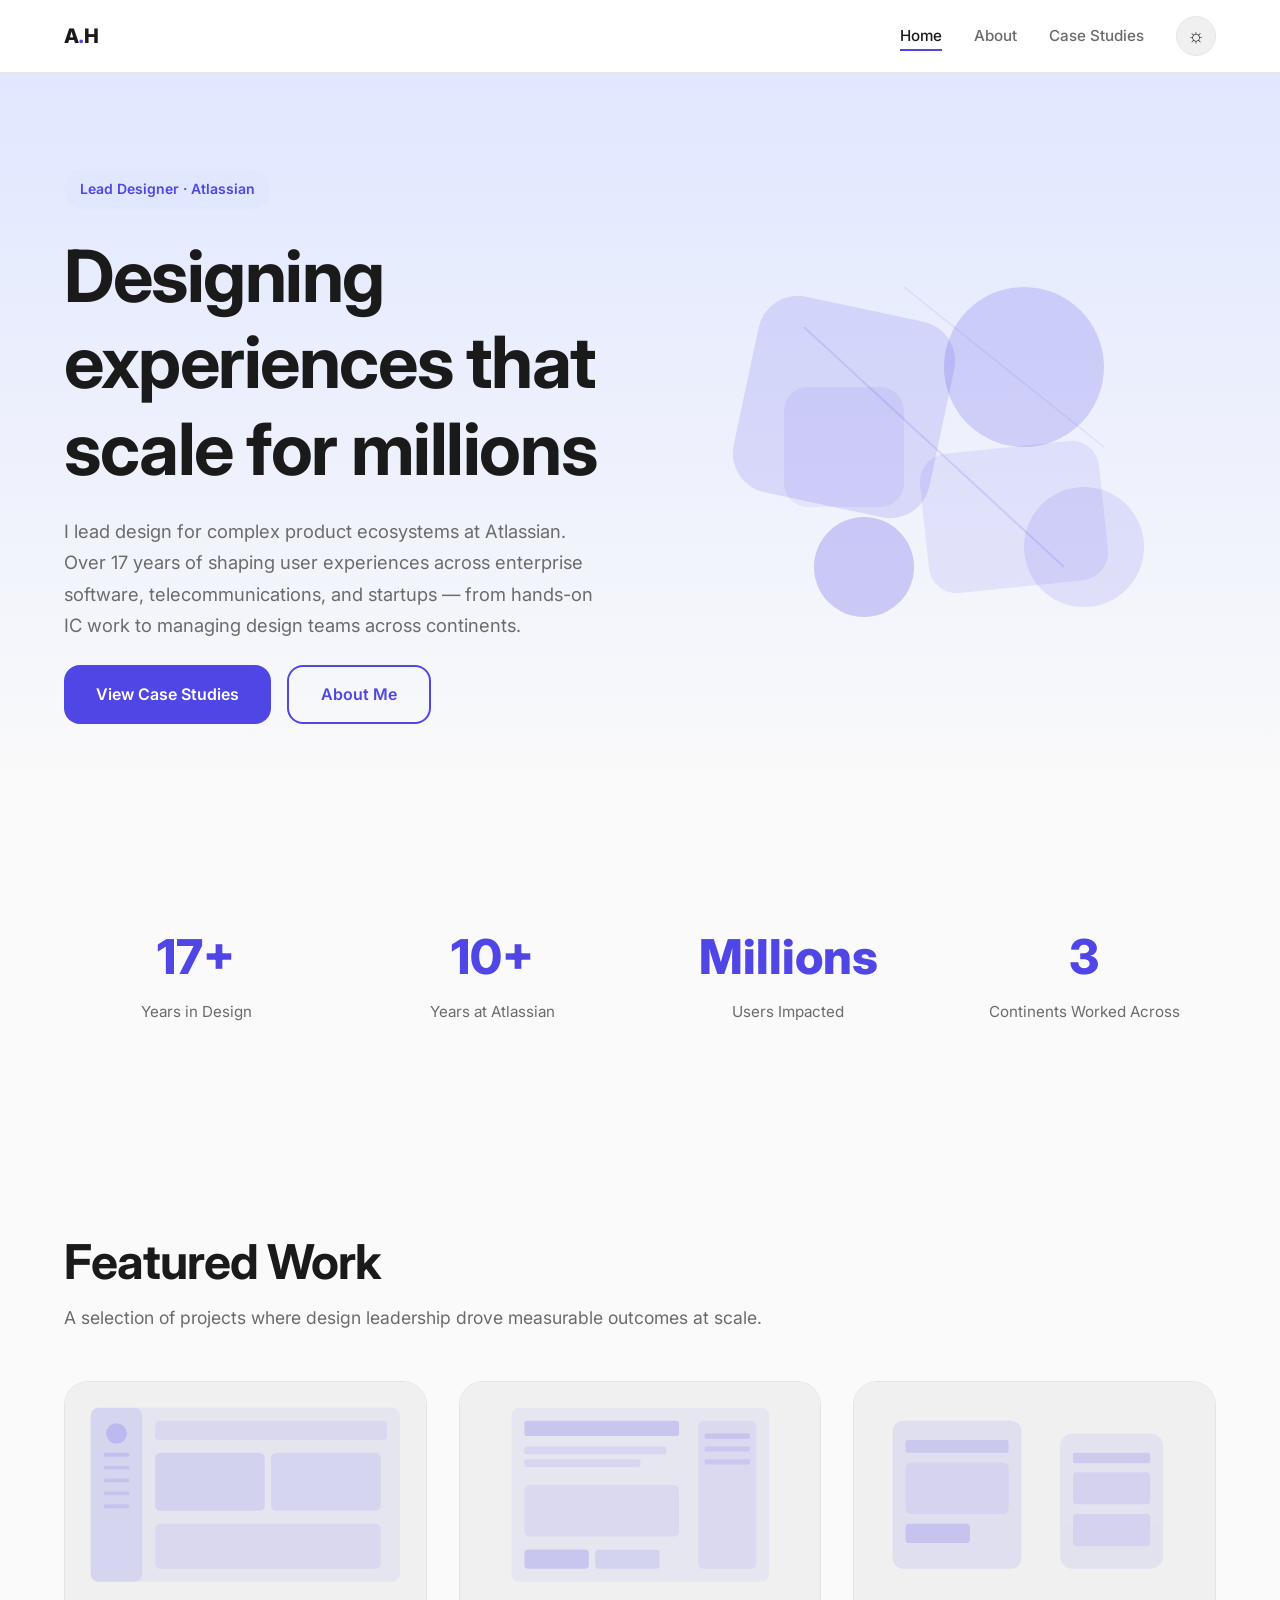
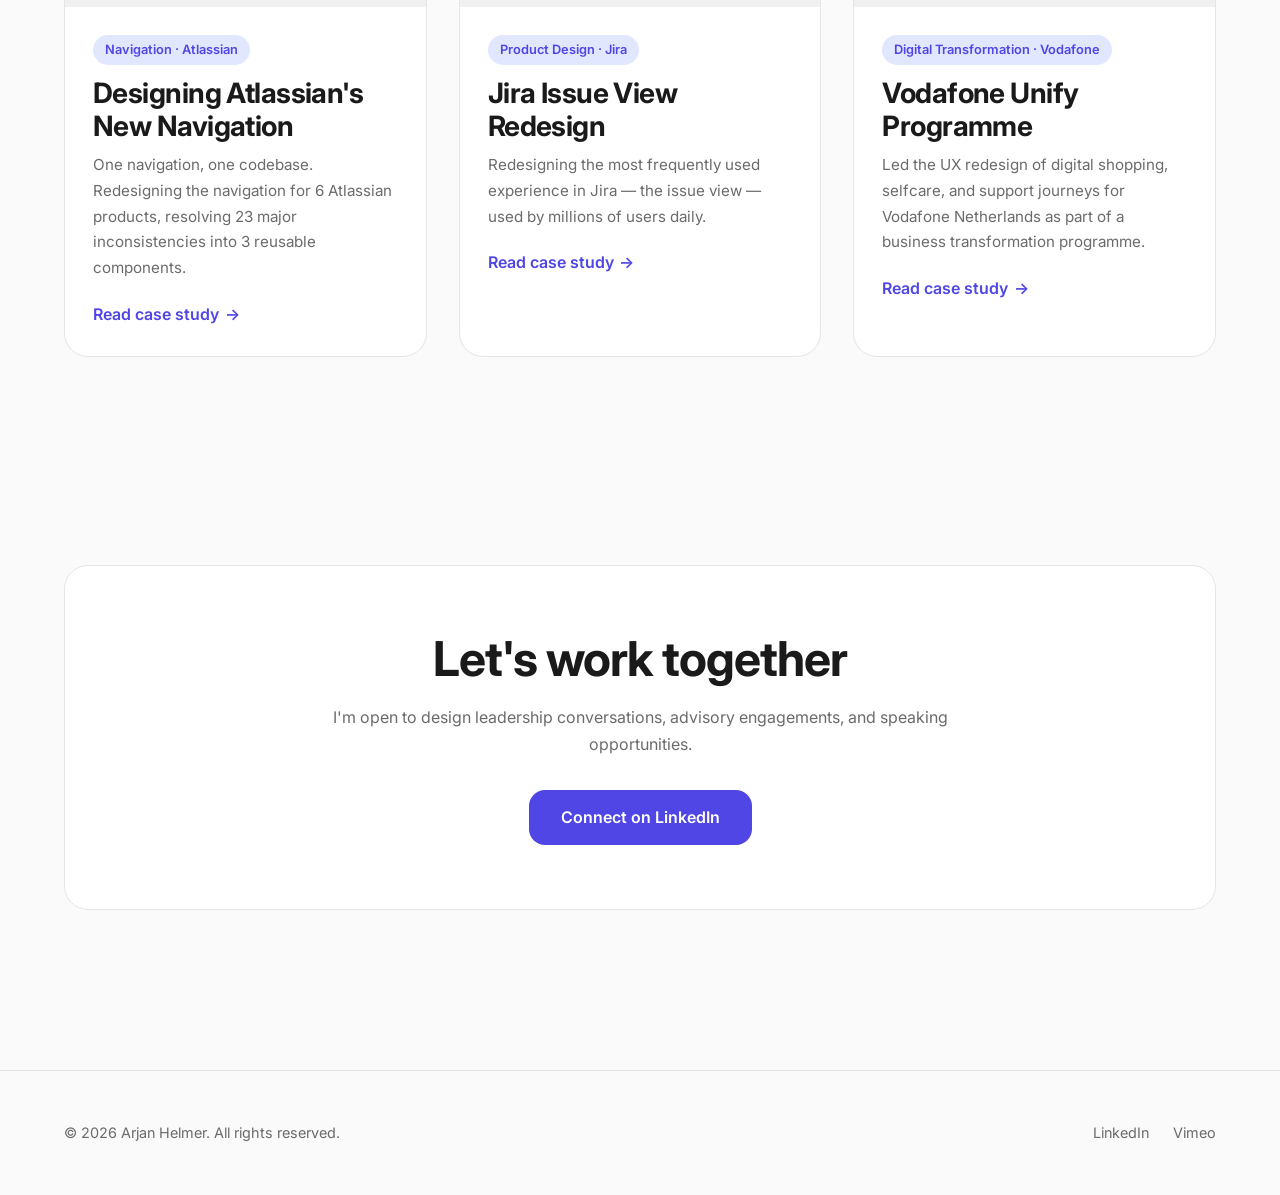
<file: index.html>
<!DOCTYPE html>
<html lang="en">
<head>
  <meta charset="UTF-8">
  <meta name="viewport" content="width=device-width, initial-scale=1.0">
  <meta name="description" content="Portfolio of Arjan Helmer — Lead Designer at Atlassian, specialising in product design leadership, design systems, and complex enterprise UX.">
  <title>Arjan Helmer — Lead Designer</title>
  <link rel="preconnect" href="https://fonts.googleapis.com">
  <link rel="preconnect" href="https://fonts.gstatic.com" crossorigin>
  <link href="https://fonts.googleapis.com/css2?family=Inter:wght@400;500;600;700;800&display=swap" rel="stylesheet">
  <link rel="stylesheet" href="css/style.css">
  <script src="js/main.js"></script>
</head>
<body>
  <a class="skip-link" href="#main">Skip to main content</a>
  <div class="nav-overlay" aria-hidden="true"></div>

  <header class="site-header">
    <div class="container">
      <a href="index.html" class="logo" aria-label="Arjan Helmer home">A<span>.</span>H</a>
      <nav class="main-nav" aria-label="Primary">
        <ul role="list">
          <li><a href="index.html" aria-current="page">Home</a></li>
          <li><a href="about.html">About</a></li>
          <li><a href="case-studies.html">Case Studies</a></li>
        </ul>
        <button class="theme-toggle" type="button" aria-label="Switch to dark mode">
          <span class="icon-sun" aria-hidden="true">&#9788;</span>
          <span class="icon-moon" aria-hidden="true">&#9790;</span>
        </button>
        <button class="nav-toggle" type="button" aria-expanded="false" aria-controls="nav-list" aria-label="Open menu">
          &#9776;
        </button>
      </nav>
    </div>
  </header>

  <main id="main">
    <!-- Hero -->
    <section class="hero">
      <div class="container">
        <div class="hero-content">
          <span class="hero-label">Lead Designer &middot; Atlassian</span>
          <h1>Designing experiences that scale for millions</h1>
          <p>I lead design for complex product ecosystems at Atlassian. Over 17 years of shaping user experiences across enterprise software, telecommunications, and startups — from hands-on IC work to managing design teams across continents.</p>
          <div class="btn-group">
            <a href="case-studies.html" class="btn btn-primary">View Case Studies</a>
            <a href="about.html" class="btn btn-secondary">About Me</a>
          </div>
        </div>
        <div class="hero-graphic" aria-hidden="true">
          <svg viewBox="0 0 480 400" fill="none" xmlns="http://www.w3.org/2000/svg" role="img" aria-label="Abstract decorative shapes">
            <rect x="40" y="60" width="200" height="200" rx="40" fill="var(--color-accent)" opacity="0.15" transform="rotate(12 140 160)"/>
            <circle cx="320" cy="120" r="80" fill="var(--color-accent)" opacity="0.2"/>
            <rect x="220" y="200" width="180" height="140" rx="28" fill="var(--color-accent)" opacity="0.1" transform="rotate(-6 310 270)"/>
            <circle cx="160" cy="320" r="50" fill="var(--color-accent)" opacity="0.25"/>
            <rect x="80" y="140" width="120" height="120" rx="24" fill="var(--color-accent)" opacity="0.08"/>
            <circle cx="380" cy="300" r="60" fill="var(--color-accent)" opacity="0.12"/>
            <line x1="100" y1="80" x2="360" y2="320" stroke="var(--color-accent)" stroke-width="2" opacity="0.15"/>
            <line x1="200" y1="40" x2="400" y2="200" stroke="var(--color-accent)" stroke-width="1.5" opacity="0.1"/>
          </svg>
        </div>
      </div>
    </section>

    <!-- Stats -->
    <section class="section" aria-label="Key statistics">
      <div class="container">
        <div class="stats">
          <div class="stat">
            <span class="stat-number">17+</span>
            <span class="stat-label">Years in Design</span>
          </div>
          <div class="stat">
            <span class="stat-number">10+</span>
            <span class="stat-label">Years at Atlassian</span>
          </div>
          <div class="stat">
            <span class="stat-number">Millions</span>
            <span class="stat-label">Users Impacted</span>
          </div>
          <div class="stat">
            <span class="stat-number">3</span>
            <span class="stat-label">Continents Worked Across</span>
          </div>
        </div>
      </div>
    </section>

    <!-- Featured Work -->
    <section class="section">
      <div class="container">
        <div class="section-header">
          <h2>Featured Work</h2>
          <p>A selection of projects where design leadership drove measurable outcomes at scale.</p>
        </div>
        <div class="card-grid">
          <!-- Case Study 1 -->
          <article class="card">
            <div class="card-image" aria-hidden="true">
              <svg viewBox="0 0 560 350" fill="none" xmlns="http://www.w3.org/2000/svg">
                <rect width="560" height="350" fill="var(--color-bg-card)"/>
                <rect x="40" y="40" width="480" height="270" rx="12" fill="var(--color-accent)" opacity="0.06" stroke="var(--color-accent)" stroke-width="1" stroke-opacity="0.15"/>
                <!-- Nav bar -->
                <rect x="40" y="40" width="80" height="270" rx="12" fill="var(--color-accent)" opacity="0.1"/>
                <circle cx="80" cy="80" r="16" fill="var(--color-accent)" opacity="0.2"/>
                <rect x="60" y="110" width="40" height="6" rx="3" fill="var(--color-accent)" opacity="0.15"/>
                <rect x="60" y="130" width="40" height="6" rx="3" fill="var(--color-accent)" opacity="0.12"/>
                <rect x="60" y="150" width="40" height="6" rx="3" fill="var(--color-accent)" opacity="0.12"/>
                <rect x="60" y="170" width="40" height="6" rx="3" fill="var(--color-accent)" opacity="0.12"/>
                <rect x="60" y="190" width="40" height="6" rx="3" fill="var(--color-accent)" opacity="0.12"/>
                <!-- Content area -->
                <rect x="140" y="60" width="360" height="30" rx="6" fill="var(--color-accent)" opacity="0.08"/>
                <rect x="140" y="110" width="170" height="90" rx="8" fill="var(--color-accent)" opacity="0.12"/>
                <rect x="320" y="110" width="170" height="90" rx="8" fill="var(--color-accent)" opacity="0.1"/>
                <rect x="140" y="220" width="350" height="70" rx="8" fill="var(--color-accent)" opacity="0.08"/>
              </svg>
            </div>
            <div class="card-body">
              <span class="card-tag">Navigation &middot; Atlassian</span>
              <h3>Designing Atlassian's New Navigation</h3>
              <p>One navigation, one codebase. Redesigning the navigation for 6 Atlassian products, resolving 23 major inconsistencies into 3 reusable components.</p>
              <a href="case-study-1.html" class="card-link">Read case study <span class="arrow" aria-hidden="true">&rarr;</span></a>
            </div>
          </article>

          <!-- Case Study 2 -->
          <article class="card">
            <div class="card-image" aria-hidden="true">
              <svg viewBox="0 0 560 350" fill="none" xmlns="http://www.w3.org/2000/svg">
                <rect width="560" height="350" fill="var(--color-bg-card)"/>
                <!-- Issue view mockup -->
                <rect x="80" y="40" width="400" height="270" rx="12" fill="var(--color-accent)" opacity="0.06"/>
                <rect x="100" y="60" width="240" height="24" rx="4" fill="var(--color-accent)" opacity="0.2"/>
                <rect x="100" y="100" width="220" height="12" rx="3" fill="var(--color-accent)" opacity="0.1"/>
                <rect x="100" y="120" width="180" height="12" rx="3" fill="var(--color-accent)" opacity="0.1"/>
                <rect x="100" y="160" width="240" height="80" rx="8" fill="var(--color-accent)" opacity="0.08"/>
                <rect x="100" y="260" width="100" height="30" rx="6" fill="var(--color-accent)" opacity="0.2"/>
                <rect x="210" y="260" width="100" height="30" rx="6" fill="var(--color-accent)" opacity="0.12"/>
                <!-- Side panel -->
                <rect x="370" y="60" width="90" height="230" rx="8" fill="var(--color-accent)" opacity="0.08"/>
                <rect x="380" y="80" width="70" height="8" rx="2" fill="var(--color-accent)" opacity="0.15"/>
                <rect x="380" y="100" width="70" height="8" rx="2" fill="var(--color-accent)" opacity="0.12"/>
                <rect x="380" y="120" width="70" height="8" rx="2" fill="var(--color-accent)" opacity="0.12"/>
              </svg>
            </div>
            <div class="card-body">
              <span class="card-tag">Product Design &middot; Jira</span>
              <h3>Jira Issue View Redesign</h3>
              <p>Redesigning the most frequently used experience in Jira — the issue view — used by millions of users daily.</p>
              <a href="case-study-2.html" class="card-link">Read case study <span class="arrow" aria-hidden="true">&rarr;</span></a>
            </div>
          </article>

          <!-- Case Study 3 -->
          <article class="card">
            <div class="card-image" aria-hidden="true">
              <svg viewBox="0 0 560 350" fill="none" xmlns="http://www.w3.org/2000/svg">
                <rect width="560" height="350" fill="var(--color-bg-card)"/>
                <!-- Multi-device -->
                <rect x="60" y="60" width="200" height="230" rx="16" fill="var(--color-accent)" opacity="0.1"/>
                <rect x="80" y="90" width="160" height="20" rx="4" fill="var(--color-accent)" opacity="0.15"/>
                <rect x="80" y="125" width="160" height="80" rx="8" fill="var(--color-accent)" opacity="0.08"/>
                <rect x="80" y="220" width="100" height="30" rx="6" fill="var(--color-accent)" opacity="0.18"/>
                <!-- Phone -->
                <rect x="320" y="80" width="160" height="210" rx="20" fill="var(--color-accent)" opacity="0.08" stroke="var(--color-accent)" stroke-width="1.5" stroke-opacity="0.15"/>
                <rect x="340" y="110" width="120" height="16" rx="3" fill="var(--color-accent)" opacity="0.15"/>
                <rect x="340" y="140" width="120" height="50" rx="6" fill="var(--color-accent)" opacity="0.1"/>
                <rect x="340" y="205" width="120" height="50" rx="6" fill="var(--color-accent)" opacity="0.1"/>
              </svg>
            </div>
            <div class="card-body">
              <span class="card-tag">Digital Transformation &middot; Vodafone</span>
              <h3>Vodafone Unify Programme</h3>
              <p>Led the UX redesign of digital shopping, selfcare, and support journeys for Vodafone Netherlands as part of a business transformation programme.</p>
              <a href="case-study-3.html" class="card-link">Read case study <span class="arrow" aria-hidden="true">&rarr;</span></a>
            </div>
          </article>
        </div>
      </div>
    </section>

    <!-- CTA -->
    <section class="section">
      <div class="container">
        <div class="cta">
          <h2>Let's work together</h2>
          <p>I'm open to design leadership conversations, advisory engagements, and speaking opportunities.</p>
          <a href="https://au.linkedin.com/in/arjanhelmer" class="btn btn-primary" target="_blank" rel="noopener noreferrer">Connect on LinkedIn</a>
        </div>
      </div>
    </section>
  </main>

  <footer class="site-footer">
    <div class="container">
      <div class="footer-content">
        <span class="footer-copy">&copy; 2026 Arjan Helmer. All rights reserved.</span>
        <ul class="footer-links" role="list">
          <li><a href="https://au.linkedin.com/in/arjanhelmer" aria-label="LinkedIn (opens in new tab)" target="_blank" rel="noopener noreferrer">LinkedIn</a></li>
          <li><a href="https://vimeo.com/arjanhelmer" aria-label="Vimeo (opens in new tab)" target="_blank" rel="noopener noreferrer">Vimeo</a></li>
        </ul>
      </div>
    </div>
  </footer>
</body>
</html>
</file>
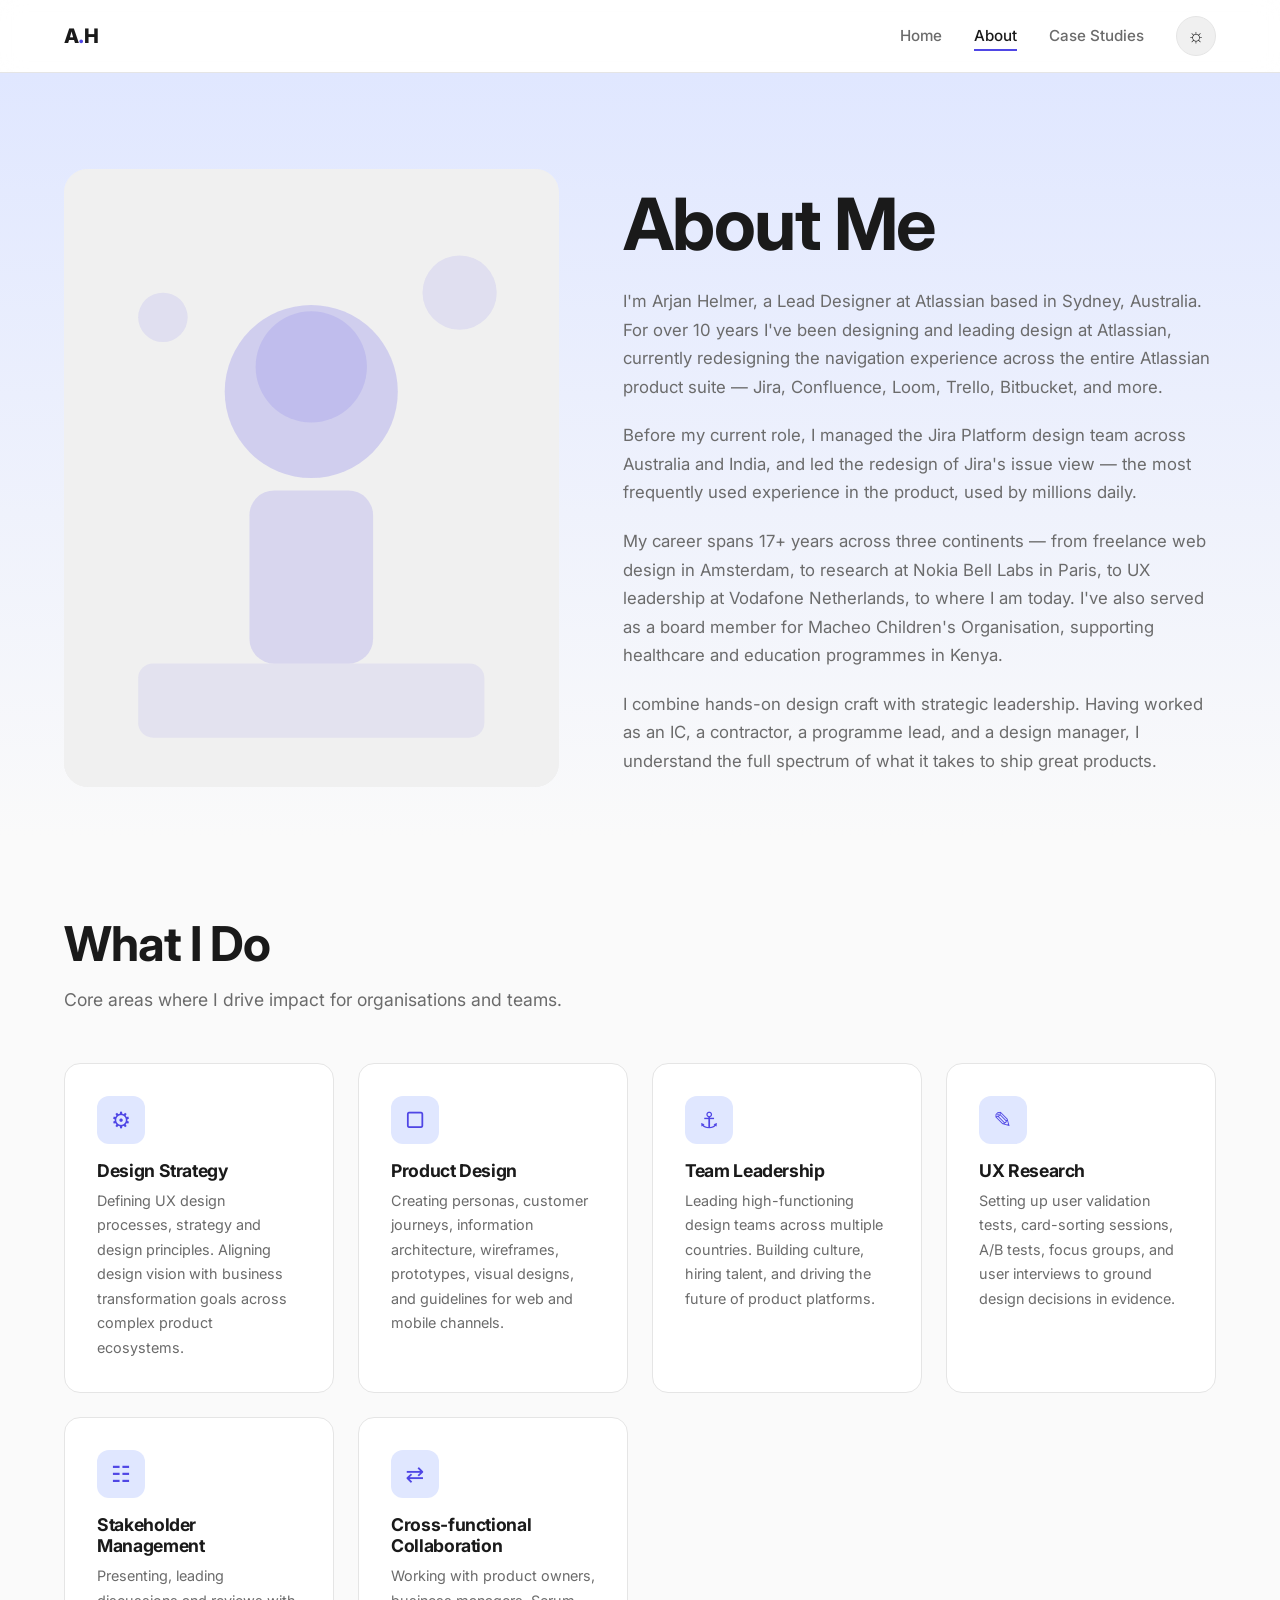
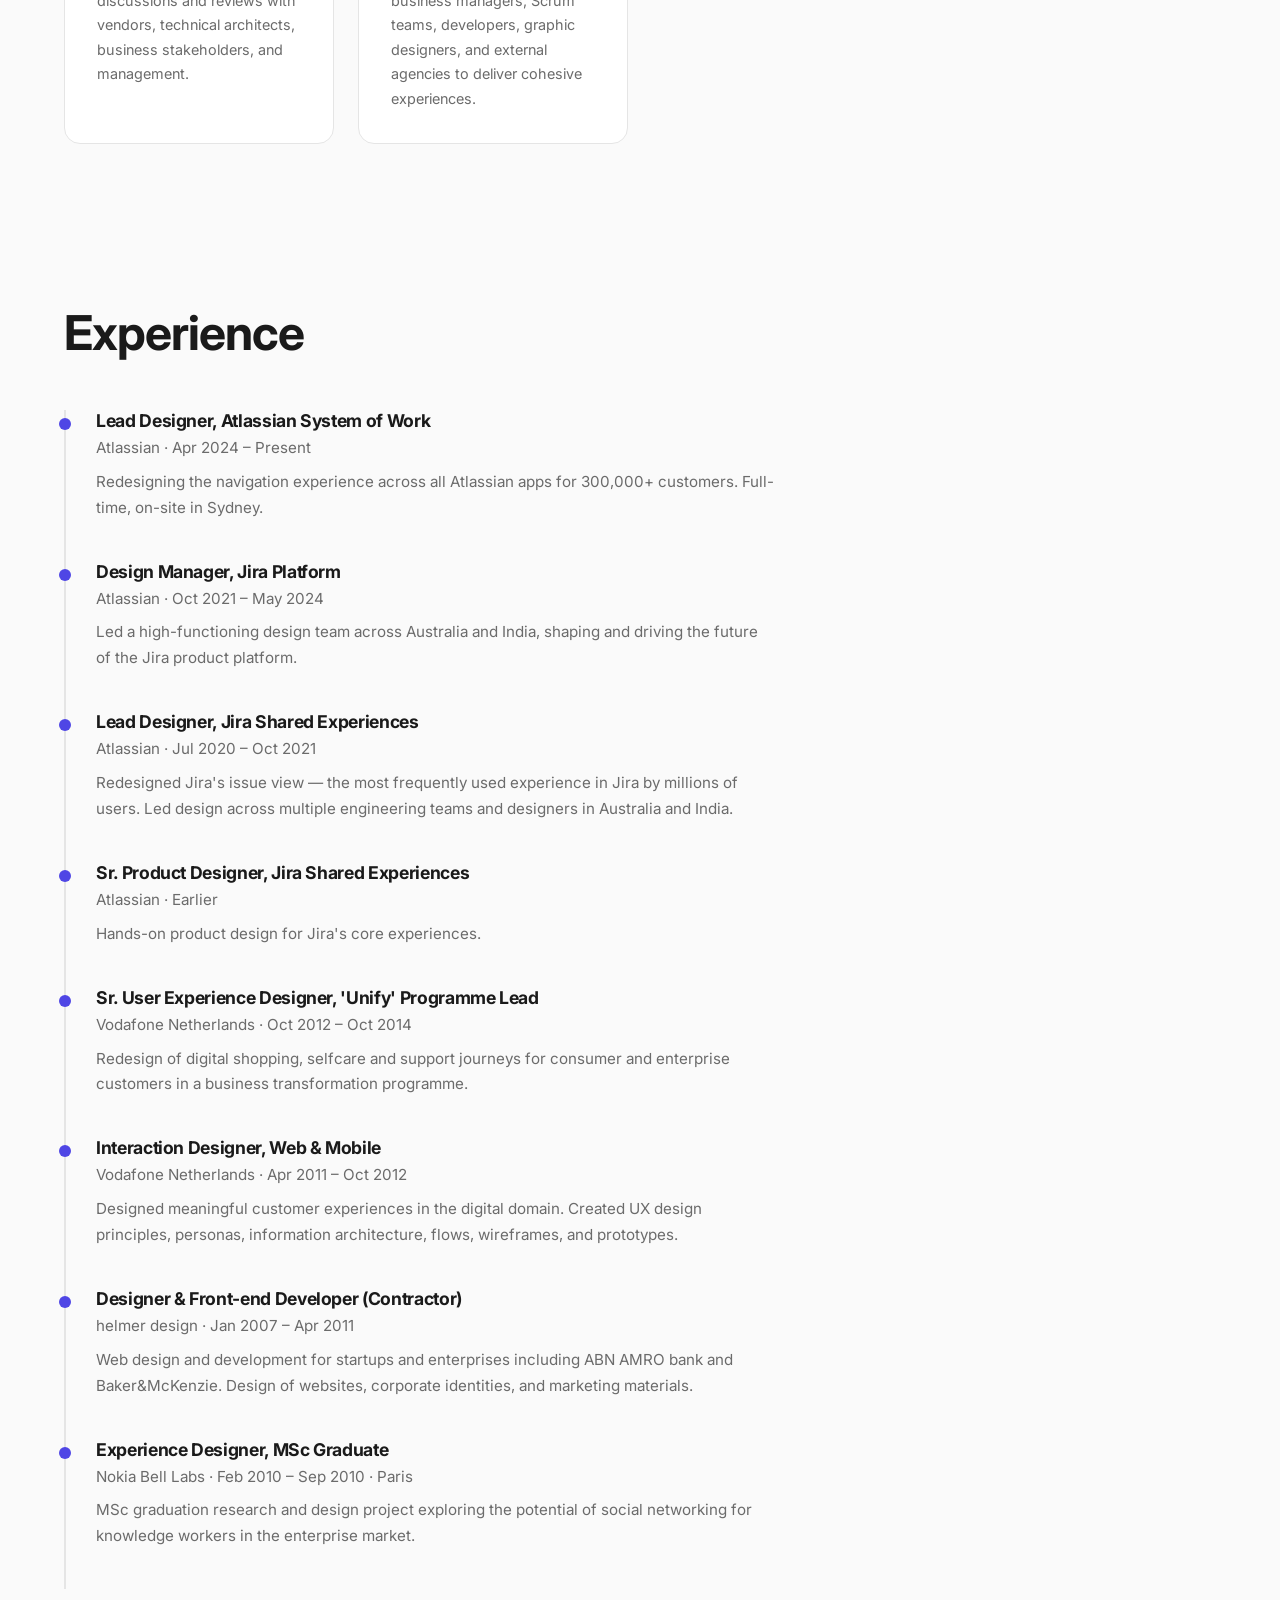
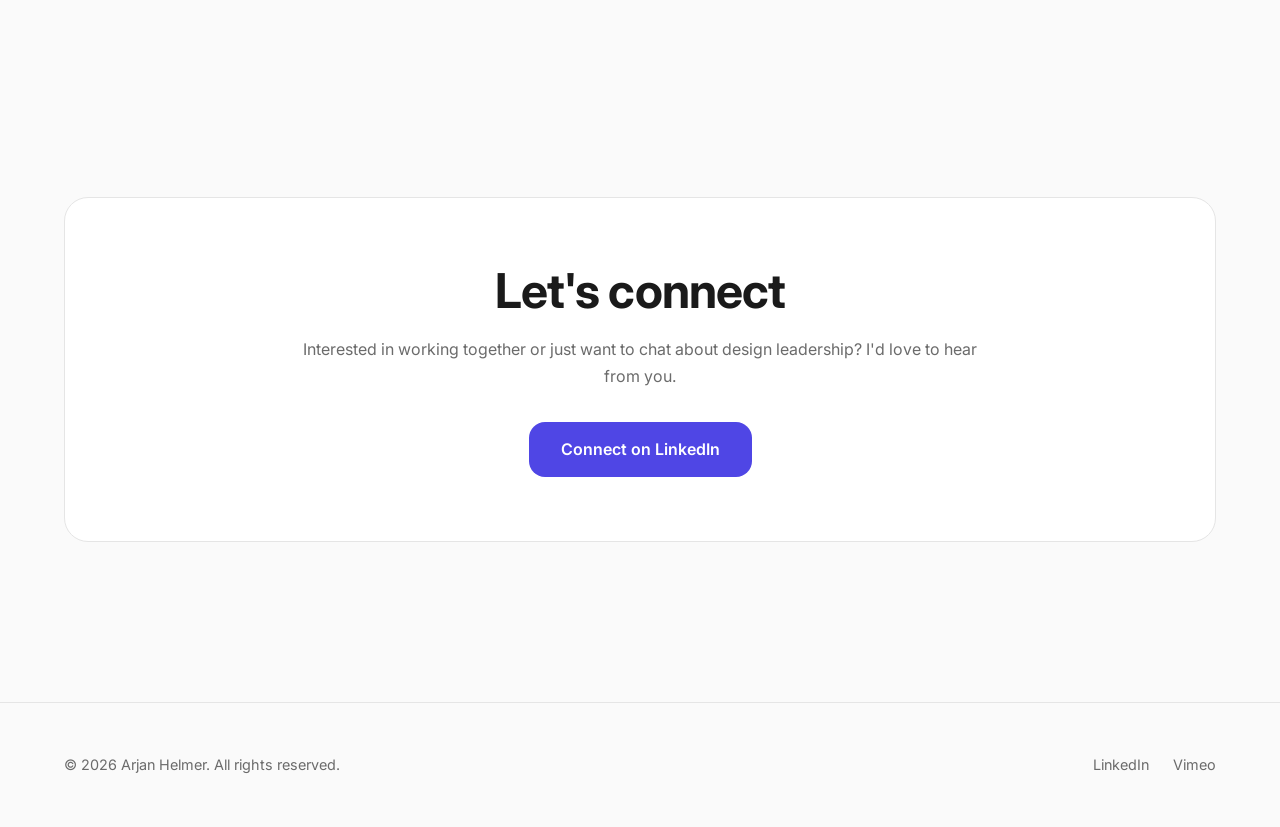
<file: about.html>
<!DOCTYPE html>
<html lang="en">
<head>
  <meta charset="UTF-8">
  <meta name="viewport" content="width=device-width, initial-scale=1.0">
  <meta name="description" content="About Arjan Helmer — Lead Designer at Atlassian with 17+ years of experience in product design, UX leadership, and design management.">
  <title>About — Arjan Helmer</title>
  <link rel="preconnect" href="https://fonts.googleapis.com">
  <link rel="preconnect" href="https://fonts.gstatic.com" crossorigin>
  <link href="https://fonts.googleapis.com/css2?family=Inter:wght@400;500;600;700;800&display=swap" rel="stylesheet">
  <link rel="stylesheet" href="css/style.css">
  <script src="js/main.js"></script>
</head>
<body>
  <a class="skip-link" href="#main">Skip to main content</a>
  <div class="nav-overlay" aria-hidden="true"></div>

  <header class="site-header">
    <div class="container">
      <a href="index.html" class="logo" aria-label="Arjan Helmer home">A<span>.</span>H</a>
      <nav class="main-nav" aria-label="Primary">
        <ul role="list">
          <li><a href="index.html">Home</a></li>
          <li><a href="about.html" aria-current="page">About</a></li>
          <li><a href="case-studies.html">Case Studies</a></li>
        </ul>
        <button class="theme-toggle" type="button" aria-label="Switch to dark mode">
          <span class="icon-sun" aria-hidden="true">&#9788;</span>
          <span class="icon-moon" aria-hidden="true">&#9790;</span>
        </button>
        <button class="nav-toggle" type="button" aria-expanded="false" aria-label="Open menu">
          &#9776;
        </button>
      </nav>
    </div>
  </header>

  <main id="main">
    <!-- About Hero -->
    <section class="about-hero">
      <div class="container">
        <div class="about-grid">
          <div class="about-photo" aria-hidden="true">
            <svg viewBox="0 0 400 500" fill="none" xmlns="http://www.w3.org/2000/svg" role="img" aria-label="Abstract portrait placeholder">
              <rect width="400" height="500" fill="var(--color-bg-card)"/>
              <circle cx="200" cy="180" r="70" fill="var(--color-accent)" opacity="0.2"/>
              <rect x="150" y="260" width="100" height="140" rx="20" fill="var(--color-accent)" opacity="0.15"/>
              <circle cx="200" cy="160" r="45" fill="var(--color-accent)" opacity="0.12"/>
              <rect x="60" y="400" width="280" height="60" rx="12" fill="var(--color-accent)" opacity="0.08"/>
              <circle cx="320" cy="100" r="30" fill="var(--color-accent)" opacity="0.1"/>
              <circle cx="80" cy="120" r="20" fill="var(--color-accent)" opacity="0.1"/>
            </svg>
          </div>
          <div class="about-content">
            <h1>About Me</h1>
            <p>I'm Arjan Helmer, a Lead Designer at Atlassian based in Sydney, Australia. For over 10 years I've been designing and leading design at Atlassian, currently redesigning the navigation experience across the entire Atlassian product suite — Jira, Confluence, Loom, Trello, Bitbucket, and more.</p>
            <p>Before my current role, I managed the Jira Platform design team across Australia and India, and led the redesign of Jira's issue view — the most frequently used experience in the product, used by millions daily.</p>
            <p>My career spans 17+ years across three continents — from freelance web design in Amsterdam, to research at Nokia Bell Labs in Paris, to UX leadership at Vodafone Netherlands, to where I am today. I've also served as a board member for Macheo Children's Organisation, supporting healthcare and education programmes in Kenya.</p>
            <p>I combine hands-on design craft with strategic leadership. Having worked as an IC, a contractor, a programme lead, and a design manager, I understand the full spectrum of what it takes to ship great products.</p>
          </div>
        </div>
      </div>
    </section>

    <!-- Skills -->
    <section class="section">
      <div class="container">
        <div class="section-header">
          <h2>What I Do</h2>
          <p>Core areas where I drive impact for organisations and teams.</p>
        </div>
        <div class="skills-grid">
          <div class="skill-card">
            <div class="skill-icon" aria-hidden="true">&#9881;</div>
            <h3>Design Strategy</h3>
            <p>Defining UX design processes, strategy and design principles. Aligning design vision with business transformation goals across complex product ecosystems.</p>
          </div>
          <div class="skill-card">
            <div class="skill-icon" aria-hidden="true">&#9634;</div>
            <h3>Product Design</h3>
            <p>Creating personas, customer journeys, information architecture, wireframes, prototypes, visual designs, and guidelines for web and mobile channels.</p>
          </div>
          <div class="skill-card">
            <div class="skill-icon" aria-hidden="true">&#9875;</div>
            <h3>Team Leadership</h3>
            <p>Leading high-functioning design teams across multiple countries. Building culture, hiring talent, and driving the future of product platforms.</p>
          </div>
          <div class="skill-card">
            <div class="skill-icon" aria-hidden="true">&#9998;</div>
            <h3>UX Research</h3>
            <p>Setting up user validation tests, card-sorting sessions, A/B tests, focus groups, and user interviews to ground design decisions in evidence.</p>
          </div>
          <div class="skill-card">
            <div class="skill-icon" aria-hidden="true">&#9783;</div>
            <h3>Stakeholder Management</h3>
            <p>Presenting, leading discussions and reviews with vendors, technical architects, business stakeholders, and management.</p>
          </div>
          <div class="skill-card">
            <div class="skill-icon" aria-hidden="true">&#8644;</div>
            <h3>Cross-functional Collaboration</h3>
            <p>Working with product owners, business managers, Scrum teams, developers, graphic designers, and external agencies to deliver cohesive experiences.</p>
          </div>
        </div>
      </div>
    </section>

    <!-- Experience -->
    <section class="section">
      <div class="container">
        <div class="section-header">
          <h2>Experience</h2>
        </div>
        <div class="timeline">
          <div class="timeline-item">
            <h3>Lead Designer, Atlassian System of Work</h3>
            <p class="timeline-meta">Atlassian &middot; Apr 2024 – Present</p>
            <p>Redesigning the navigation experience across all Atlassian apps for 300,000+ customers. Full-time, on-site in Sydney.</p>
          </div>
          <div class="timeline-item">
            <h3>Design Manager, Jira Platform</h3>
            <p class="timeline-meta">Atlassian &middot; Oct 2021 – May 2024</p>
            <p>Led a high-functioning design team across Australia and India, shaping and driving the future of the Jira product platform.</p>
          </div>
          <div class="timeline-item">
            <h3>Lead Designer, Jira Shared Experiences</h3>
            <p class="timeline-meta">Atlassian &middot; Jul 2020 – Oct 2021</p>
            <p>Redesigned Jira's issue view — the most frequently used experience in Jira by millions of users. Led design across multiple engineering teams and designers in Australia and India.</p>
          </div>
          <div class="timeline-item">
            <h3>Sr. Product Designer, Jira Shared Experiences</h3>
            <p class="timeline-meta">Atlassian &middot; Earlier</p>
            <p>Hands-on product design for Jira's core experiences.</p>
          </div>
          <div class="timeline-item">
            <h3>Sr. User Experience Designer, 'Unify' Programme Lead</h3>
            <p class="timeline-meta">Vodafone Netherlands &middot; Oct 2012 – Oct 2014</p>
            <p>Redesign of digital shopping, selfcare and support journeys for consumer and enterprise customers in a business transformation programme.</p>
          </div>
          <div class="timeline-item">
            <h3>Interaction Designer, Web &amp; Mobile</h3>
            <p class="timeline-meta">Vodafone Netherlands &middot; Apr 2011 – Oct 2012</p>
            <p>Designed meaningful customer experiences in the digital domain. Created UX design principles, personas, information architecture, flows, wireframes, and prototypes.</p>
          </div>
          <div class="timeline-item">
            <h3>Designer &amp; Front-end Developer (Contractor)</h3>
            <p class="timeline-meta">helmer design &middot; Jan 2007 – Apr 2011</p>
            <p>Web design and development for startups and enterprises including ABN AMRO bank and Baker&amp;McKenzie. Design of websites, corporate identities, and marketing materials.</p>
          </div>
          <div class="timeline-item">
            <h3>Experience Designer, MSc Graduate</h3>
            <p class="timeline-meta">Nokia Bell Labs &middot; Feb 2010 – Sep 2010 &middot; Paris</p>
            <p>MSc graduation research and design project exploring the potential of social networking for knowledge workers in the enterprise market.</p>
          </div>
        </div>
      </div>
    </section>

    <!-- CTA -->
    <section class="section">
      <div class="container">
        <div class="cta">
          <h2>Let's connect</h2>
          <p>Interested in working together or just want to chat about design leadership? I'd love to hear from you.</p>
          <a href="https://au.linkedin.com/in/arjanhelmer" class="btn btn-primary" target="_blank" rel="noopener noreferrer">Connect on LinkedIn</a>
        </div>
      </div>
    </section>
  </main>

  <footer class="site-footer">
    <div class="container">
      <div class="footer-content">
        <span class="footer-copy">&copy; 2026 Arjan Helmer. All rights reserved.</span>
        <ul class="footer-links" role="list">
          <li><a href="https://au.linkedin.com/in/arjanhelmer" aria-label="LinkedIn (opens in new tab)" target="_blank" rel="noopener noreferrer">LinkedIn</a></li>
          <li><a href="https://vimeo.com/arjanhelmer" aria-label="Vimeo (opens in new tab)" target="_blank" rel="noopener noreferrer">Vimeo</a></li>
        </ul>
      </div>
    </div>
  </footer>
</body>
</html>
</file>
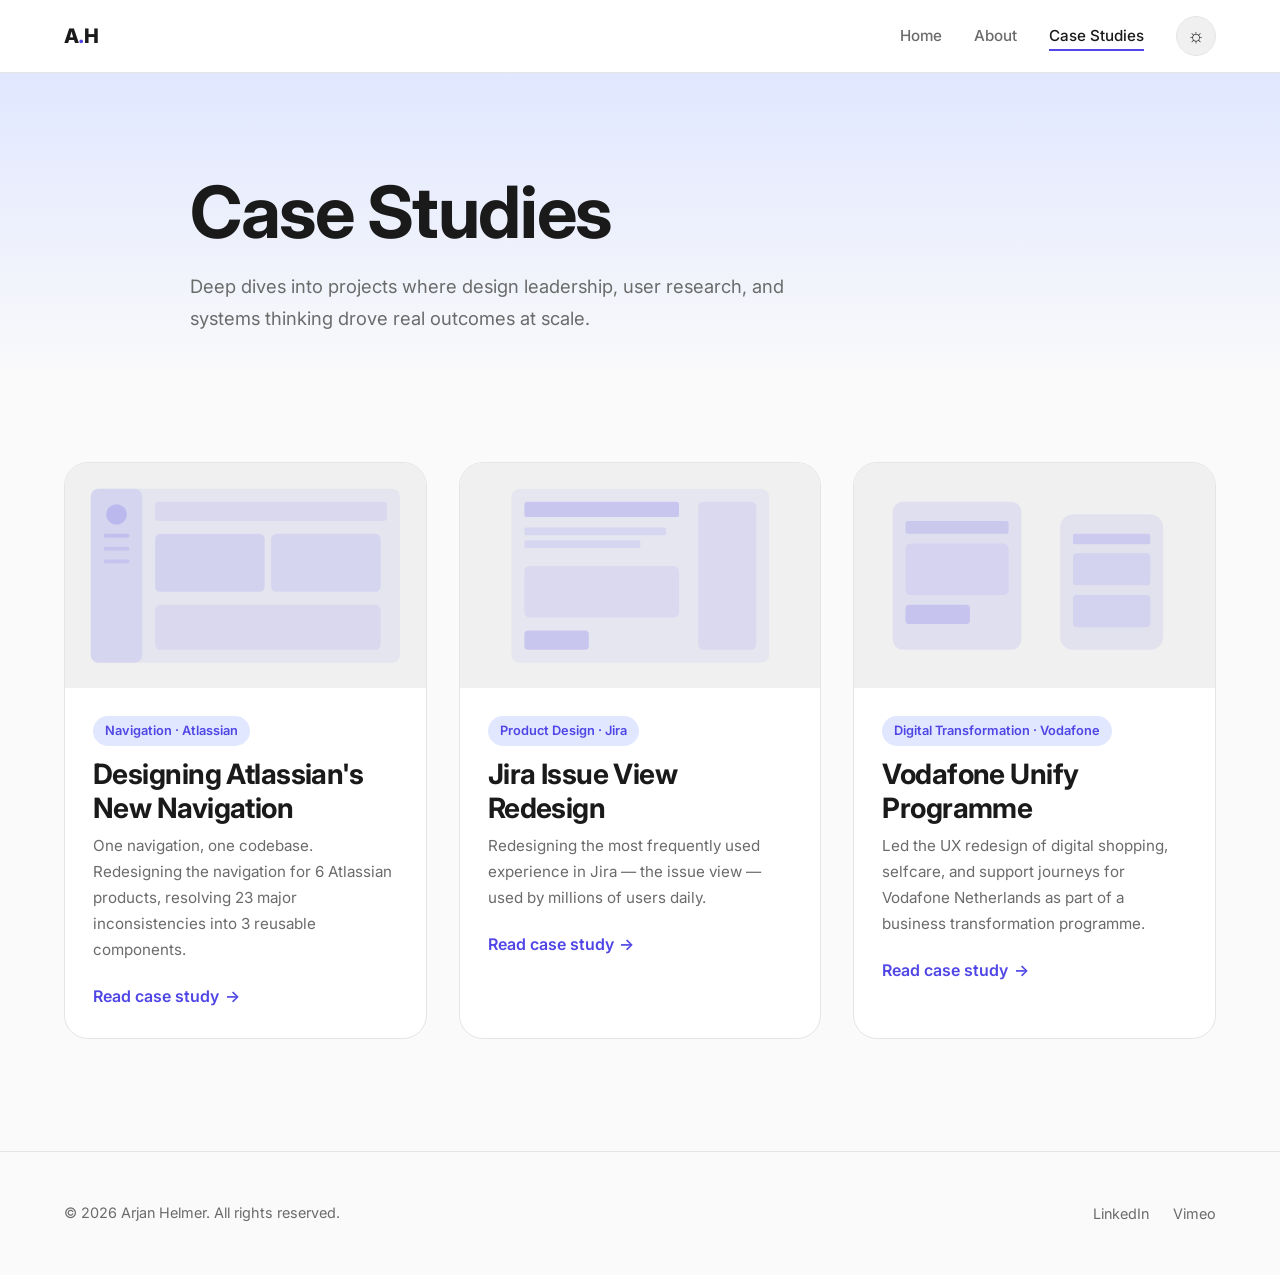
<file: case-studies.html>
<!DOCTYPE html>
<html lang="en">
<head>
  <meta charset="UTF-8">
  <meta name="viewport" content="width=device-width, initial-scale=1.0">
  <meta name="description" content="Case studies from Arjan Helmer — Lead Designer at Atlassian. Projects in navigation design, Jira, and digital transformation.">
  <title>Case Studies — Arjan Helmer</title>
  <link rel="preconnect" href="https://fonts.googleapis.com">
  <link rel="preconnect" href="https://fonts.gstatic.com" crossorigin>
  <link href="https://fonts.googleapis.com/css2?family=Inter:wght@400;500;600;700;800&display=swap" rel="stylesheet">
  <link rel="stylesheet" href="css/style.css">
  <script src="js/main.js"></script>
</head>
<body>
  <a class="skip-link" href="#main">Skip to main content</a>
  <div class="nav-overlay" aria-hidden="true"></div>

  <header class="site-header">
    <div class="container">
      <a href="index.html" class="logo" aria-label="Arjan Helmer home">A<span>.</span>H</a>
      <nav class="main-nav" aria-label="Primary">
        <ul role="list">
          <li><a href="index.html">Home</a></li>
          <li><a href="about.html">About</a></li>
          <li><a href="case-studies.html" aria-current="page">Case Studies</a></li>
        </ul>
        <button class="theme-toggle" type="button" aria-label="Switch to dark mode">
          <span class="icon-sun" aria-hidden="true">&#9788;</span>
          <span class="icon-moon" aria-hidden="true">&#9790;</span>
        </button>
        <button class="nav-toggle" type="button" aria-expanded="false" aria-label="Open menu">
          &#9776;
        </button>
      </nav>
    </div>
  </header>

  <main id="main">
    <!-- Page header -->
    <section class="case-hero">
      <div class="container">
        <h1>Case Studies</h1>
        <p style="color: var(--color-text-muted); font-size: 1.15rem; margin-top: 1rem; max-width: 600px;">Deep dives into projects where design leadership, user research, and systems thinking drove real outcomes at scale.</p>
      </div>
    </section>

    <!-- Case study cards -->
    <section class="section">
      <div class="container">
        <div class="card-grid">
          <!-- Case Study 1 -->
          <article class="card">
            <div class="card-image" aria-hidden="true">
              <svg viewBox="0 0 560 350" fill="none" xmlns="http://www.w3.org/2000/svg">
                <rect width="560" height="350" fill="var(--color-bg-card)"/>
                <rect x="40" y="40" width="480" height="270" rx="12" fill="var(--color-accent)" opacity="0.06" stroke="var(--color-accent)" stroke-width="1" stroke-opacity="0.15"/>
                <rect x="40" y="40" width="80" height="270" rx="12" fill="var(--color-accent)" opacity="0.1"/>
                <circle cx="80" cy="80" r="16" fill="var(--color-accent)" opacity="0.2"/>
                <rect x="60" y="110" width="40" height="6" rx="3" fill="var(--color-accent)" opacity="0.15"/>
                <rect x="60" y="130" width="40" height="6" rx="3" fill="var(--color-accent)" opacity="0.12"/>
                <rect x="60" y="150" width="40" height="6" rx="3" fill="var(--color-accent)" opacity="0.12"/>
                <rect x="140" y="60" width="360" height="30" rx="6" fill="var(--color-accent)" opacity="0.08"/>
                <rect x="140" y="110" width="170" height="90" rx="8" fill="var(--color-accent)" opacity="0.12"/>
                <rect x="320" y="110" width="170" height="90" rx="8" fill="var(--color-accent)" opacity="0.1"/>
                <rect x="140" y="220" width="350" height="70" rx="8" fill="var(--color-accent)" opacity="0.08"/>
              </svg>
            </div>
            <div class="card-body">
              <span class="card-tag">Navigation &middot; Atlassian</span>
              <h3>Designing Atlassian's New Navigation</h3>
              <p>One navigation, one codebase. Redesigning the navigation for 6 Atlassian products, resolving 23 major inconsistencies into 3 reusable components.</p>
              <a href="case-study-1.html" class="card-link">Read case study <span class="arrow" aria-hidden="true">&rarr;</span></a>
            </div>
          </article>

          <!-- Case Study 2 -->
          <article class="card">
            <div class="card-image" aria-hidden="true">
              <svg viewBox="0 0 560 350" fill="none" xmlns="http://www.w3.org/2000/svg">
                <rect width="560" height="350" fill="var(--color-bg-card)"/>
                <rect x="80" y="40" width="400" height="270" rx="12" fill="var(--color-accent)" opacity="0.06"/>
                <rect x="100" y="60" width="240" height="24" rx="4" fill="var(--color-accent)" opacity="0.2"/>
                <rect x="100" y="100" width="220" height="12" rx="3" fill="var(--color-accent)" opacity="0.1"/>
                <rect x="100" y="120" width="180" height="12" rx="3" fill="var(--color-accent)" opacity="0.1"/>
                <rect x="100" y="160" width="240" height="80" rx="8" fill="var(--color-accent)" opacity="0.08"/>
                <rect x="100" y="260" width="100" height="30" rx="6" fill="var(--color-accent)" opacity="0.2"/>
                <rect x="370" y="60" width="90" height="230" rx="8" fill="var(--color-accent)" opacity="0.08"/>
              </svg>
            </div>
            <div class="card-body">
              <span class="card-tag">Product Design &middot; Jira</span>
              <h3>Jira Issue View Redesign</h3>
              <p>Redesigning the most frequently used experience in Jira — the issue view — used by millions of users daily.</p>
              <a href="case-study-2.html" class="card-link">Read case study <span class="arrow" aria-hidden="true">&rarr;</span></a>
            </div>
          </article>

          <!-- Case Study 3 -->
          <article class="card">
            <div class="card-image" aria-hidden="true">
              <svg viewBox="0 0 560 350" fill="none" xmlns="http://www.w3.org/2000/svg">
                <rect width="560" height="350" fill="var(--color-bg-card)"/>
                <rect x="60" y="60" width="200" height="230" rx="16" fill="var(--color-accent)" opacity="0.1"/>
                <rect x="80" y="90" width="160" height="20" rx="4" fill="var(--color-accent)" opacity="0.15"/>
                <rect x="80" y="125" width="160" height="80" rx="8" fill="var(--color-accent)" opacity="0.08"/>
                <rect x="80" y="220" width="100" height="30" rx="6" fill="var(--color-accent)" opacity="0.18"/>
                <rect x="320" y="80" width="160" height="210" rx="20" fill="var(--color-accent)" opacity="0.08" stroke="var(--color-accent)" stroke-width="1.5" stroke-opacity="0.15"/>
                <rect x="340" y="110" width="120" height="16" rx="3" fill="var(--color-accent)" opacity="0.15"/>
                <rect x="340" y="140" width="120" height="50" rx="6" fill="var(--color-accent)" opacity="0.1"/>
                <rect x="340" y="205" width="120" height="50" rx="6" fill="var(--color-accent)" opacity="0.1"/>
              </svg>
            </div>
            <div class="card-body">
              <span class="card-tag">Digital Transformation &middot; Vodafone</span>
              <h3>Vodafone Unify Programme</h3>
              <p>Led the UX redesign of digital shopping, selfcare, and support journeys for Vodafone Netherlands as part of a business transformation programme.</p>
              <a href="case-study-3.html" class="card-link">Read case study <span class="arrow" aria-hidden="true">&rarr;</span></a>
            </div>
          </article>
        </div>
      </div>
    </section>
  </main>

  <footer class="site-footer">
    <div class="container">
      <div class="footer-content">
        <span class="footer-copy">&copy; 2026 Arjan Helmer. All rights reserved.</span>
        <ul class="footer-links" role="list">
          <li><a href="https://au.linkedin.com/in/arjanhelmer" aria-label="LinkedIn (opens in new tab)" target="_blank" rel="noopener noreferrer">LinkedIn</a></li>
          <li><a href="https://vimeo.com/arjanhelmer" aria-label="Vimeo (opens in new tab)" target="_blank" rel="noopener noreferrer">Vimeo</a></li>
        </ul>
      </div>
    </div>
  </footer>
</body>
</html>
</file>
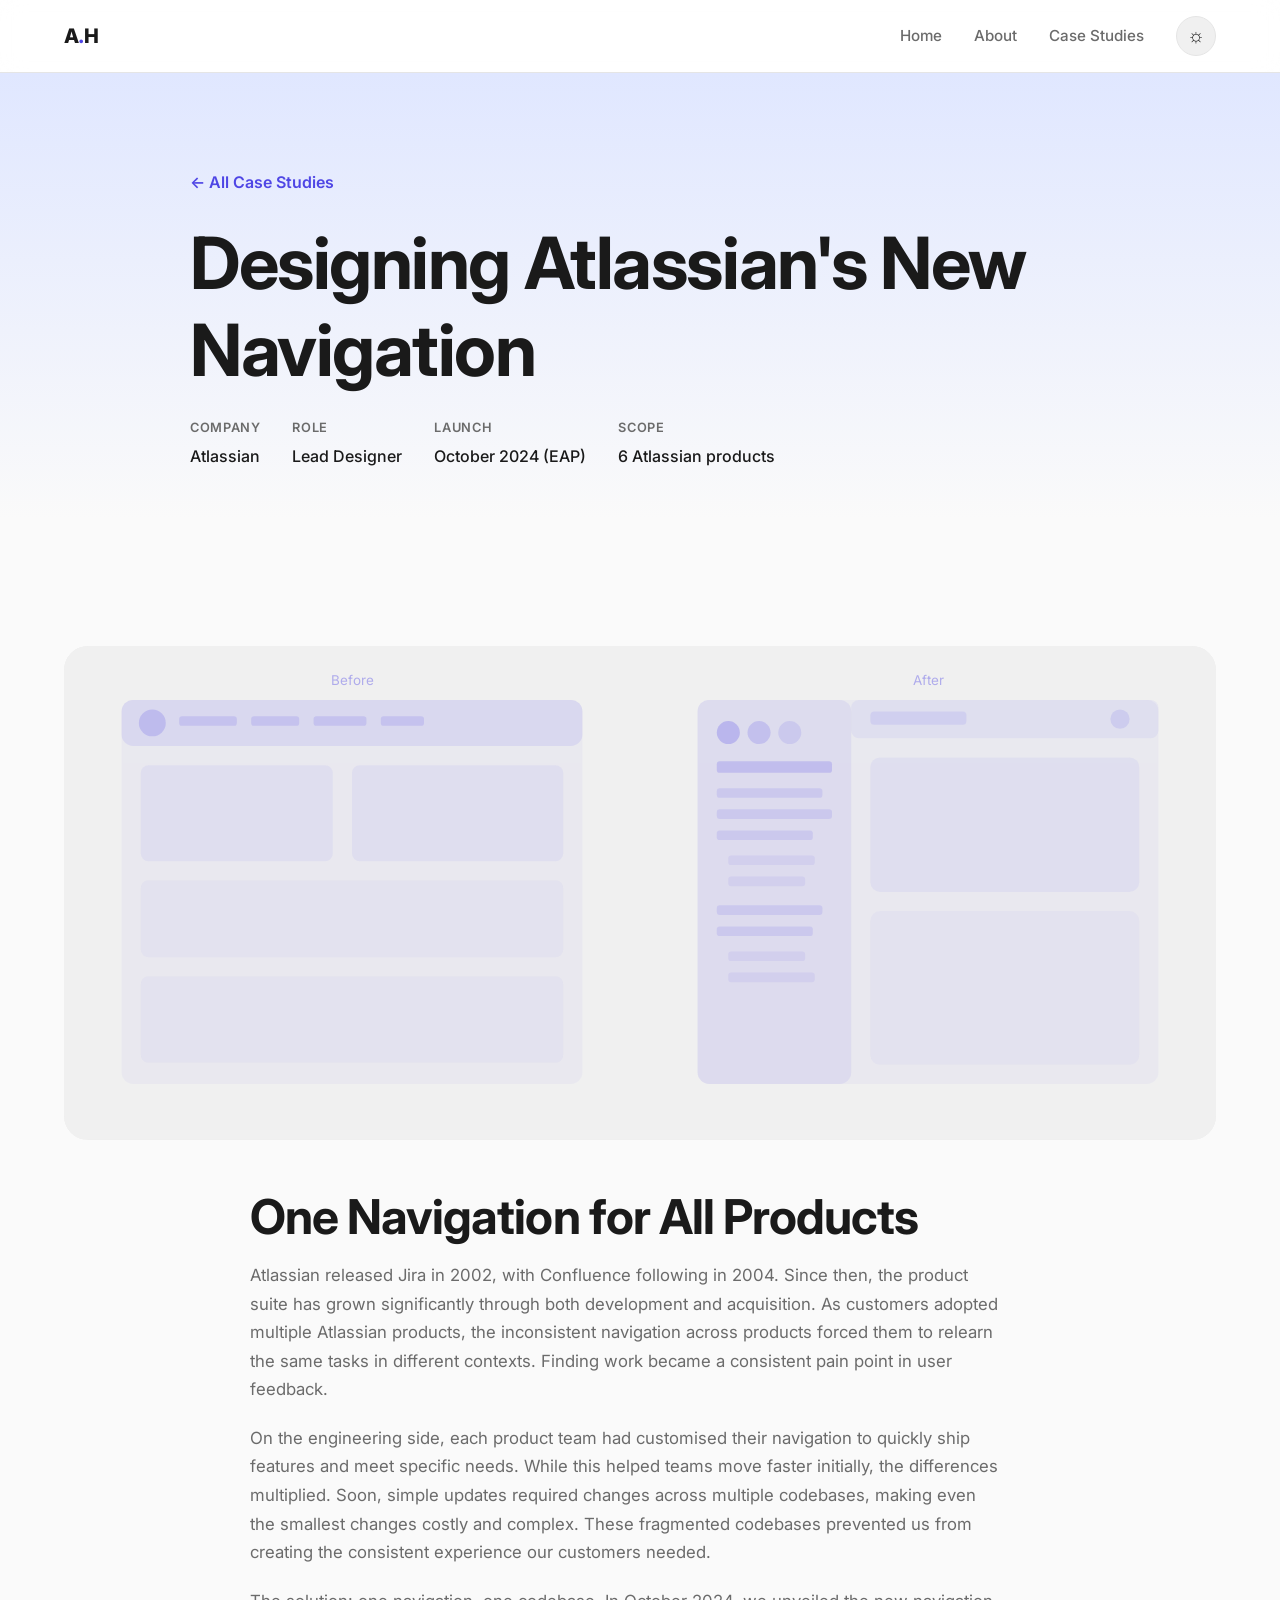
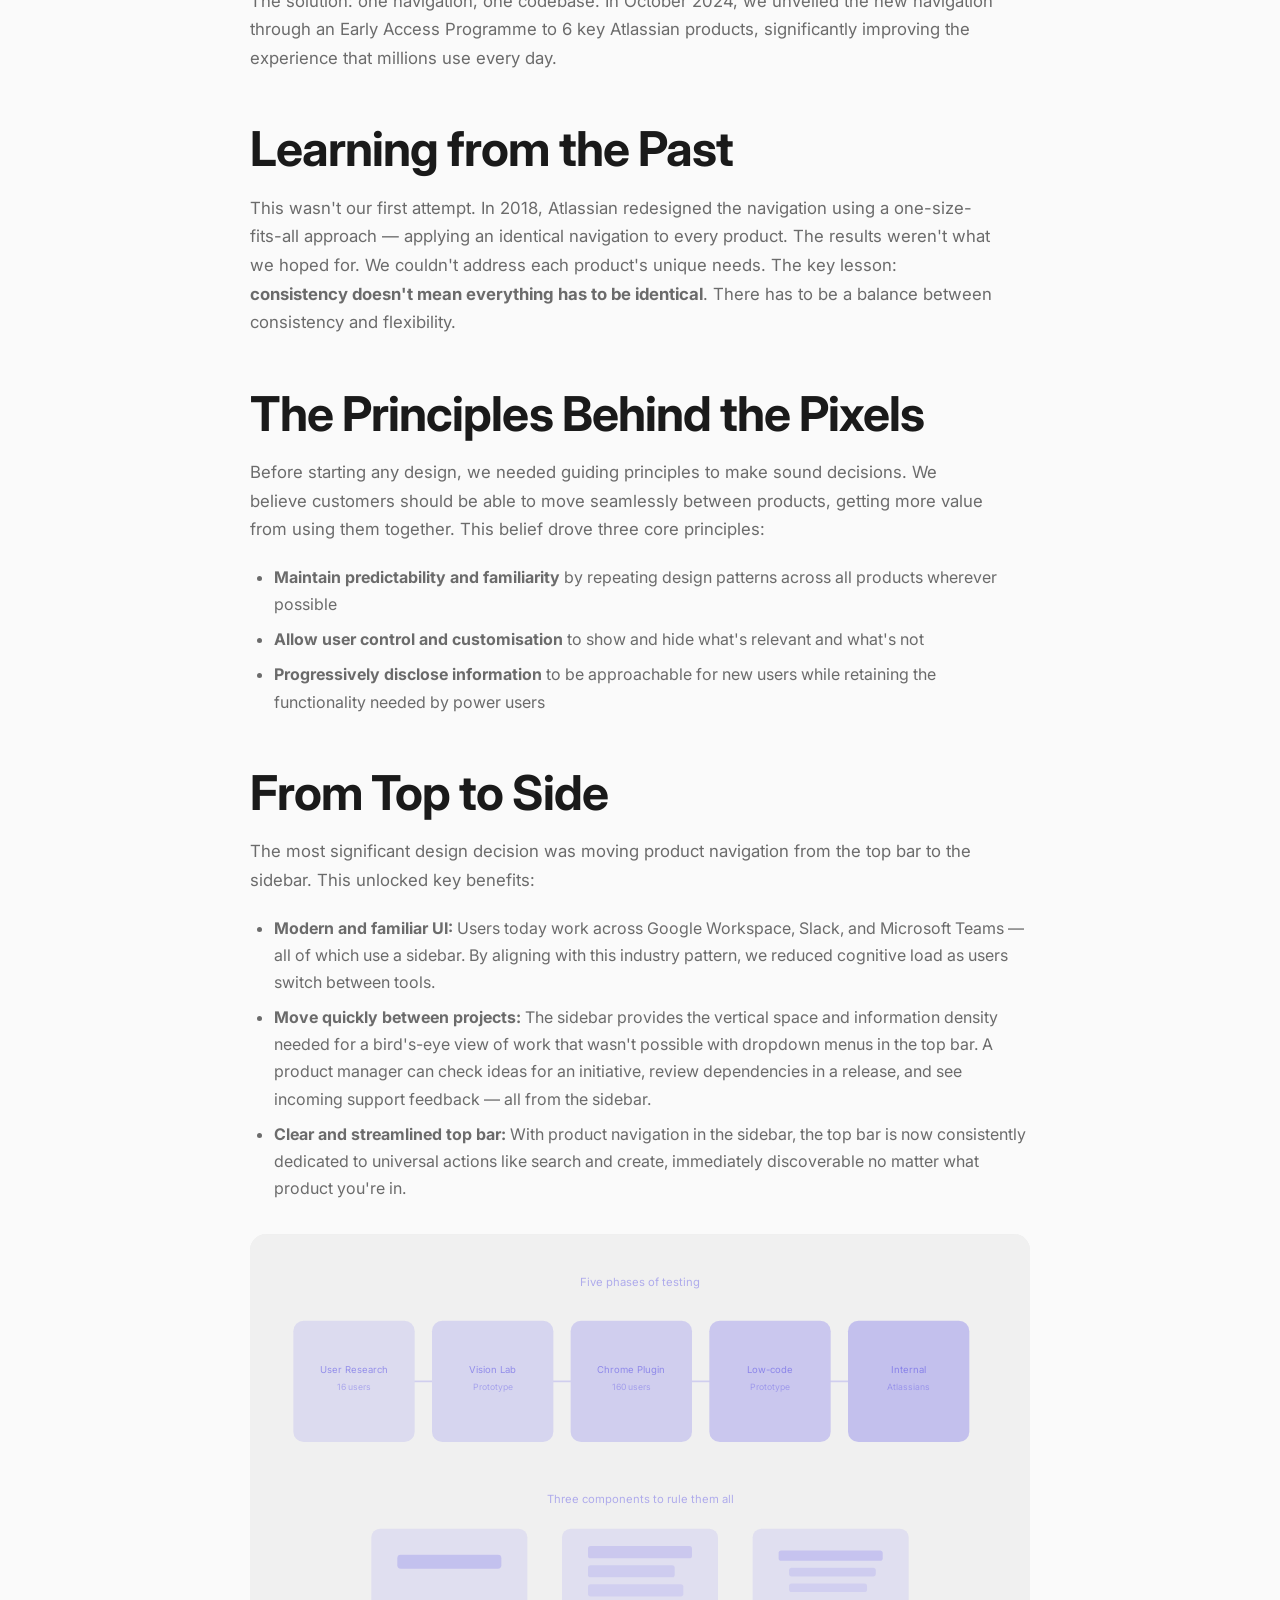
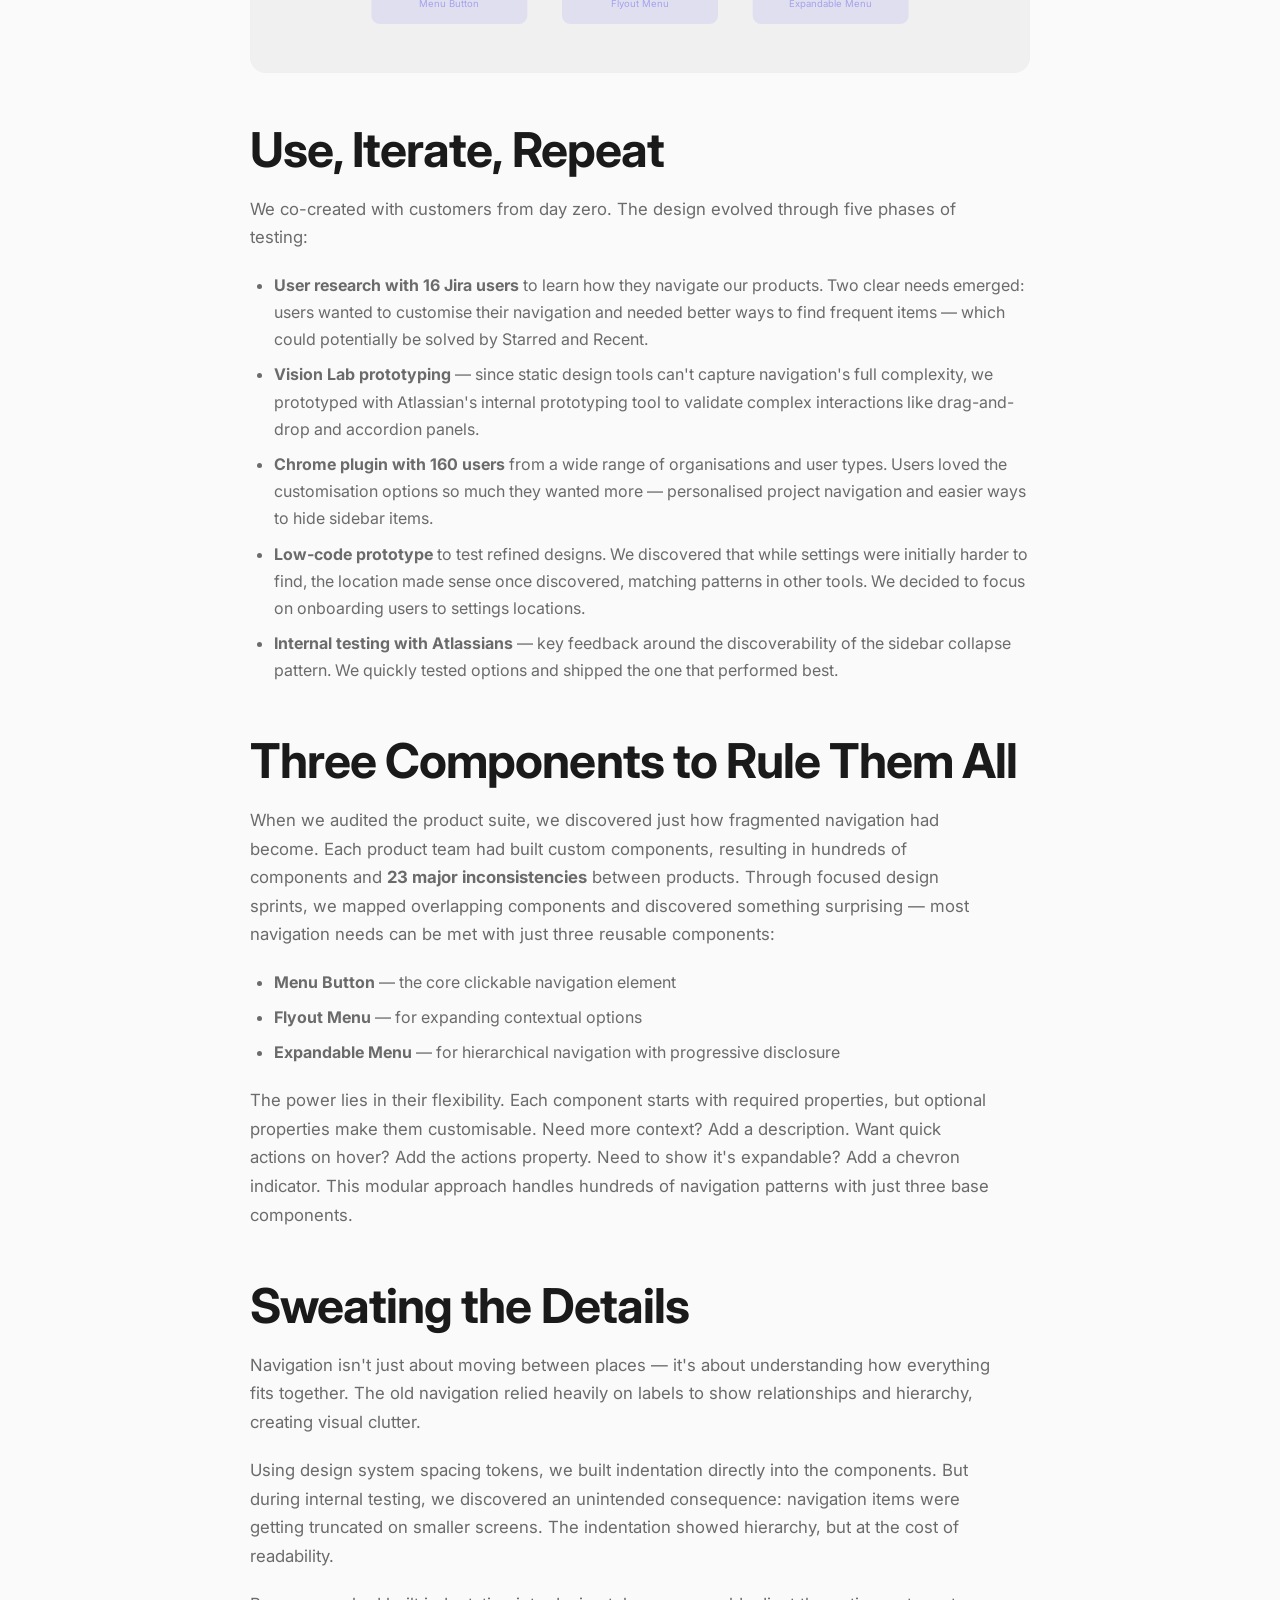
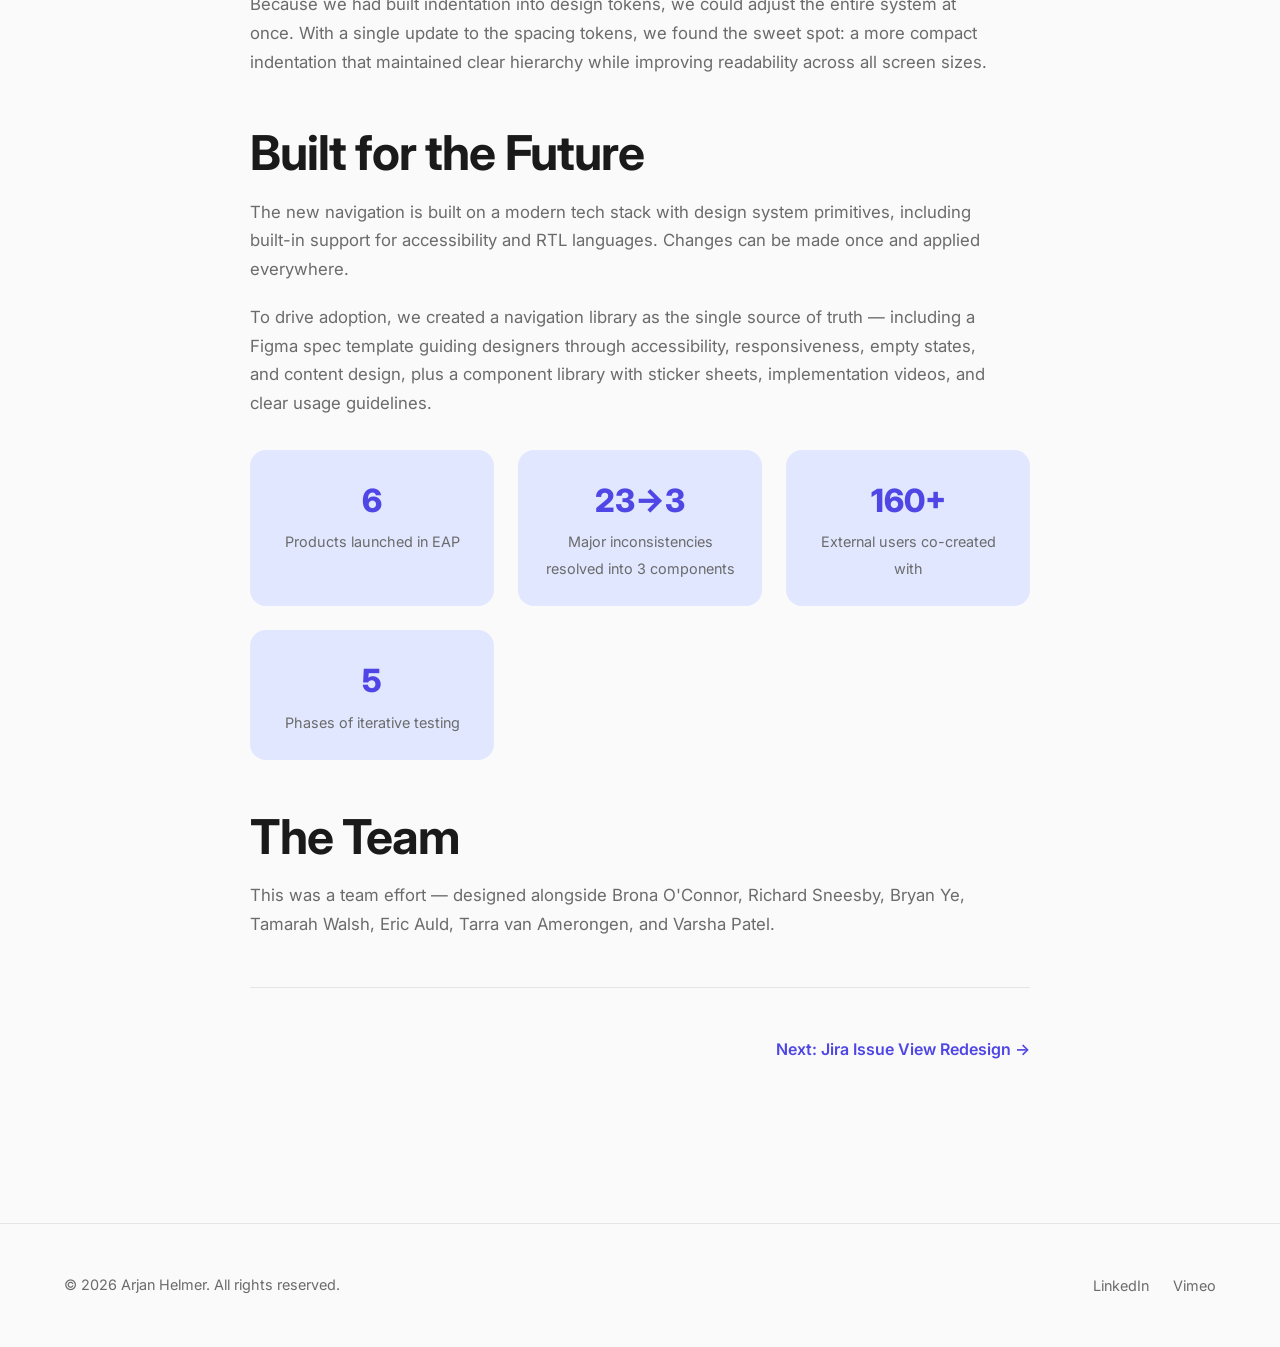
<file: case-study-1.html>
<!DOCTYPE html>
<html lang="en">
<head>
  <meta charset="UTF-8">
  <meta name="viewport" content="width=device-width, initial-scale=1.0">
  <meta name="description" content="Case study: How Arjan Helmer helped redesign the navigation experience across all Atlassian products, improving the experience for millions of users.">
  <title>Atlassian Navigation Redesign — Arjan Helmer</title>
  <link rel="preconnect" href="https://fonts.googleapis.com">
  <link rel="preconnect" href="https://fonts.gstatic.com" crossorigin>
  <link href="https://fonts.googleapis.com/css2?family=Inter:wght@400;500;600;700;800&display=swap" rel="stylesheet">
  <link rel="stylesheet" href="css/style.css">
  <script src="js/main.js"></script>
</head>
<body>
  <a class="skip-link" href="#main">Skip to main content</a>
  <div class="nav-overlay" aria-hidden="true"></div>

  <header class="site-header">
    <div class="container">
      <a href="index.html" class="logo" aria-label="Arjan Helmer home">A<span>.</span>H</a>
      <nav class="main-nav" aria-label="Primary">
        <ul role="list">
          <li><a href="index.html">Home</a></li>
          <li><a href="about.html">About</a></li>
          <li><a href="case-studies.html">Case Studies</a></li>
        </ul>
        <button class="theme-toggle" type="button" aria-label="Switch to dark mode">
          <span class="icon-sun" aria-hidden="true">&#9788;</span>
          <span class="icon-moon" aria-hidden="true">&#9790;</span>
        </button>
        <button class="nav-toggle" type="button" aria-expanded="false" aria-label="Open menu">
          &#9776;
        </button>
      </nav>
    </div>
  </header>

  <main id="main">
    <!-- Case Hero -->
    <section class="case-hero">
      <div class="container">
        <a href="case-studies.html" class="card-link" style="margin-bottom: 1.5rem; display: inline-flex;">&larr; All Case Studies</a>
        <h1>Designing Atlassian's New Navigation</h1>
        <div class="case-meta">
          <div class="case-meta-item">
            <span class="case-meta-label">Company</span>
            <span class="case-meta-value">Atlassian</span>
          </div>
          <div class="case-meta-item">
            <span class="case-meta-label">Role</span>
            <span class="case-meta-value">Lead Designer</span>
          </div>
          <div class="case-meta-item">
            <span class="case-meta-label">Launch</span>
            <span class="case-meta-value">October 2024 (EAP)</span>
          </div>
          <div class="case-meta-item">
            <span class="case-meta-label">Scope</span>
            <span class="case-meta-value">6 Atlassian products</span>
          </div>
        </div>
      </div>
    </section>

    <section class="section">
      <div class="container">
        <!-- Banner: Before/After nav -->
        <div class="case-banner" aria-hidden="true">
          <svg viewBox="0 0 1200 514" fill="none" xmlns="http://www.w3.org/2000/svg">
            <rect width="1200" height="514" fill="var(--color-bg-card)"/>
            <!-- Before: Top nav pattern -->
            <text x="300" y="40" fill="var(--color-accent)" font-size="14" text-anchor="middle" opacity="0.4">Before</text>
            <rect x="60" y="56" width="480" height="400" rx="12" fill="var(--color-accent)" opacity="0.04" stroke="var(--color-accent)" stroke-width="1" stroke-opacity="0.1"/>
            <!-- Top bar -->
            <rect x="60" y="56" width="480" height="48" rx="12" fill="var(--color-accent)" opacity="0.1"/>
            <circle cx="92" cy="80" r="14" fill="var(--color-accent)" opacity="0.2"/>
            <rect x="120" y="73" width="60" height="10" rx="3" fill="var(--color-accent)" opacity="0.15"/>
            <rect x="195" y="73" width="50" height="10" rx="3" fill="var(--color-accent)" opacity="0.15"/>
            <rect x="260" y="73" width="55" height="10" rx="3" fill="var(--color-accent)" opacity="0.15"/>
            <rect x="330" y="73" width="45" height="10" rx="3" fill="var(--color-accent)" opacity="0.15"/>
            <!-- Scattered content -->
            <rect x="80" y="124" width="200" height="100" rx="8" fill="var(--color-accent)" opacity="0.06"/>
            <rect x="300" y="124" width="220" height="100" rx="8" fill="var(--color-accent)" opacity="0.06"/>
            <rect x="80" y="244" width="440" height="80" rx="8" fill="var(--color-accent)" opacity="0.04"/>
            <rect x="80" y="344" width="440" height="90" rx="8" fill="var(--color-accent)" opacity="0.04"/>

            <!-- After: Sidebar nav pattern -->
            <text x="900" y="40" fill="var(--color-accent)" font-size="14" text-anchor="middle" opacity="0.4">After</text>
            <rect x="660" y="56" width="480" height="400" rx="12" fill="var(--color-accent)" opacity="0.04" stroke="var(--color-accent)" stroke-width="1" stroke-opacity="0.1"/>
            <!-- Sidebar -->
            <rect x="660" y="56" width="160" height="400" rx="12" fill="var(--color-accent)" opacity="0.08"/>
            <!-- App switcher icons -->
            <circle cx="692" cy="90" r="12" fill="var(--color-accent)" opacity="0.25"/>
            <circle cx="724" cy="90" r="12" fill="var(--color-accent)" opacity="0.18"/>
            <circle cx="756" cy="90" r="12" fill="var(--color-accent)" opacity="0.12"/>
            <!-- Nav items -->
            <rect x="680" y="120" width="120" height="12" rx="3" fill="var(--color-accent)" opacity="0.2"/>
            <rect x="680" y="148" width="110" height="10" rx="3" fill="var(--color-accent)" opacity="0.12"/>
            <rect x="680" y="170" width="120" height="10" rx="3" fill="var(--color-accent)" opacity="0.12"/>
            <rect x="680" y="192" width="100" height="10" rx="3" fill="var(--color-accent)" opacity="0.12"/>
            <rect x="692" y="218" width="90" height="10" rx="3" fill="var(--color-accent)" opacity="0.08"/>
            <rect x="692" y="240" width="80" height="10" rx="3" fill="var(--color-accent)" opacity="0.08"/>
            <rect x="680" y="270" width="110" height="10" rx="3" fill="var(--color-accent)" opacity="0.12"/>
            <rect x="680" y="292" width="100" height="10" rx="3" fill="var(--color-accent)" opacity="0.12"/>
            <rect x="692" y="318" width="80" height="10" rx="3" fill="var(--color-accent)" opacity="0.08"/>
            <rect x="692" y="340" width="90" height="10" rx="3" fill="var(--color-accent)" opacity="0.08"/>
            <!-- Streamlined top bar -->
            <rect x="820" y="56" width="320" height="40" rx="8" fill="var(--color-accent)" opacity="0.06"/>
            <rect x="840" y="68" width="100" height="14" rx="4" fill="var(--color-accent)" opacity="0.1"/>
            <circle cx="1100" cy="76" r="10" fill="var(--color-accent)" opacity="0.12"/>
            <!-- Clean content area -->
            <rect x="840" y="116" width="280" height="140" rx="10" fill="var(--color-accent)" opacity="0.06"/>
            <rect x="840" y="276" width="280" height="160" rx="10" fill="var(--color-accent)" opacity="0.04"/>
          </svg>
        </div>

        <div class="case-content">
          <h2>One Navigation for All Products</h2>
          <p>Atlassian released Jira in 2002, with Confluence following in 2004. Since then, the product suite has grown significantly through both development and acquisition. As customers adopted multiple Atlassian products, the inconsistent navigation across products forced them to relearn the same tasks in different contexts. Finding work became a consistent pain point in user feedback.</p>
          <p>On the engineering side, each product team had customised their navigation to quickly ship features and meet specific needs. While this helped teams move faster initially, the differences multiplied. Soon, simple updates required changes across multiple codebases, making even the smallest changes costly and complex. These fragmented codebases prevented us from creating the consistent experience our customers needed.</p>
          <p>The solution: one navigation, one codebase. In October 2024, we unveiled the new navigation through an Early Access Programme to 6 key Atlassian products, significantly improving the experience that millions use every day.</p>

          <h2>Learning from the Past</h2>
          <p>This wasn't our first attempt. In 2018, Atlassian redesigned the navigation using a one-size-fits-all approach — applying an identical navigation to every product. The results weren't what we hoped for. We couldn't address each product's unique needs. The key lesson: <strong>consistency doesn't mean everything has to be identical</strong>. There has to be a balance between consistency and flexibility.</p>

          <h2>The Principles Behind the Pixels</h2>
          <p>Before starting any design, we needed guiding principles to make sound decisions. We believe customers should be able to move seamlessly between products, getting more value from using them together. This belief drove three core principles:</p>
          <ul>
            <li><strong>Maintain predictability and familiarity</strong> by repeating design patterns across all products wherever possible</li>
            <li><strong>Allow user control and customisation</strong> to show and hide what's relevant and what's not</li>
            <li><strong>Progressively disclose information</strong> to be approachable for new users while retaining the functionality needed by power users</li>
          </ul>

          <h2>From Top to Side</h2>
          <p>The most significant design decision was moving product navigation from the top bar to the sidebar. This unlocked key benefits:</p>
          <ul>
            <li><strong>Modern and familiar UI:</strong> Users today work across Google Workspace, Slack, and Microsoft Teams — all of which use a sidebar. By aligning with this industry pattern, we reduced cognitive load as users switch between tools.</li>
            <li><strong>Move quickly between projects:</strong> The sidebar provides the vertical space and information density needed for a bird's-eye view of work that wasn't possible with dropdown menus in the top bar. A product manager can check ideas for an initiative, review dependencies in a release, and see incoming support feedback — all from the sidebar.</li>
            <li><strong>Clear and streamlined top bar:</strong> With product navigation in the sidebar, the top bar is now consistently dedicated to universal actions like search and create, immediately discoverable no matter what product you're in.</li>
          </ul>

          <!-- Testing phases image -->
          <div class="case-image-full" aria-hidden="true">
            <svg viewBox="0 0 900 506" fill="none" xmlns="http://www.w3.org/2000/svg">
              <rect width="900" height="506" fill="var(--color-bg-card)"/>
              <!-- 5 phases -->
              <rect x="50" y="100" width="140" height="140" rx="12" fill="var(--color-accent)" opacity="0.12"/>
              <text x="120" y="160" fill="var(--color-accent)" font-size="11" text-anchor="middle" opacity="0.5">User Research</text>
              <text x="120" y="180" fill="var(--color-accent)" font-size="10" text-anchor="middle" opacity="0.35">16 users</text>

              <rect x="210" y="100" width="140" height="140" rx="12" fill="var(--color-accent)" opacity="0.16"/>
              <text x="280" y="160" fill="var(--color-accent)" font-size="11" text-anchor="middle" opacity="0.5">Vision Lab</text>
              <text x="280" y="180" fill="var(--color-accent)" font-size="10" text-anchor="middle" opacity="0.35">Prototype</text>

              <rect x="370" y="100" width="140" height="140" rx="12" fill="var(--color-accent)" opacity="0.2"/>
              <text x="440" y="160" fill="var(--color-accent)" font-size="11" text-anchor="middle" opacity="0.5">Chrome Plugin</text>
              <text x="440" y="180" fill="var(--color-accent)" font-size="10" text-anchor="middle" opacity="0.35">160 users</text>

              <rect x="530" y="100" width="140" height="140" rx="12" fill="var(--color-accent)" opacity="0.24"/>
              <text x="600" y="160" fill="var(--color-accent)" font-size="11" text-anchor="middle" opacity="0.5">Low-code</text>
              <text x="600" y="180" fill="var(--color-accent)" font-size="10" text-anchor="middle" opacity="0.35">Prototype</text>

              <rect x="690" y="100" width="140" height="140" rx="12" fill="var(--color-accent)" opacity="0.28"/>
              <text x="760" y="160" fill="var(--color-accent)" font-size="11" text-anchor="middle" opacity="0.5">Internal</text>
              <text x="760" y="180" fill="var(--color-accent)" font-size="10" text-anchor="middle" opacity="0.35">Atlassians</text>

              <!-- Arrows -->
              <line x1="190" y1="170" x2="210" y2="170" stroke="var(--color-accent)" stroke-width="2" opacity="0.2"/>
              <line x1="350" y1="170" x2="370" y2="170" stroke="var(--color-accent)" stroke-width="2" opacity="0.2"/>
              <line x1="510" y1="170" x2="530" y2="170" stroke="var(--color-accent)" stroke-width="2" opacity="0.2"/>
              <line x1="670" y1="170" x2="690" y2="170" stroke="var(--color-accent)" stroke-width="2" opacity="0.2"/>

              <!-- Label -->
              <text x="450" y="60" fill="var(--color-accent)" font-size="13" text-anchor="middle" opacity="0.4">Five phases of testing</text>

              <!-- Bottom: 3 components -->
              <text x="450" y="310" fill="var(--color-accent)" font-size="13" text-anchor="middle" opacity="0.4">Three components to rule them all</text>

              <rect x="140" y="340" width="180" height="110" rx="10" fill="var(--color-accent)" opacity="0.1"/>
              <rect x="170" y="370" width="120" height="16" rx="4" fill="var(--color-accent)" opacity="0.2"/>
              <text x="230" y="430" fill="var(--color-accent)" font-size="11" text-anchor="middle" opacity="0.4">Menu Button</text>

              <rect x="360" y="340" width="180" height="110" rx="10" fill="var(--color-accent)" opacity="0.1"/>
              <rect x="390" y="360" width="120" height="14" rx="3" fill="var(--color-accent)" opacity="0.15"/>
              <rect x="390" y="382" width="100" height="14" rx="3" fill="var(--color-accent)" opacity="0.12"/>
              <rect x="390" y="404" width="110" height="14" rx="3" fill="var(--color-accent)" opacity="0.1"/>
              <text x="450" y="430" fill="var(--color-accent)" font-size="11" text-anchor="middle" opacity="0.4">Flyout Menu</text>

              <rect x="580" y="340" width="180" height="110" rx="10" fill="var(--color-accent)" opacity="0.1"/>
              <rect x="610" y="365" width="120" height="12" rx="3" fill="var(--color-accent)" opacity="0.18"/>
              <rect x="622" y="385" width="100" height="10" rx="3" fill="var(--color-accent)" opacity="0.12"/>
              <rect x="622" y="403" width="90" height="10" rx="3" fill="var(--color-accent)" opacity="0.1"/>
              <text x="670" y="430" fill="var(--color-accent)" font-size="11" text-anchor="middle" opacity="0.4">Expandable Menu</text>
            </svg>
          </div>

          <h2>Use, Iterate, Repeat</h2>
          <p>We co-created with customers from day zero. The design evolved through five phases of testing:</p>
          <ul>
            <li><strong>User research with 16 Jira users</strong> to learn how they navigate our products. Two clear needs emerged: users wanted to customise their navigation and needed better ways to find frequent items — which could potentially be solved by Starred and Recent.</li>
            <li><strong>Vision Lab prototyping</strong> — since static design tools can't capture navigation's full complexity, we prototyped with Atlassian's internal prototyping tool to validate complex interactions like drag-and-drop and accordion panels.</li>
            <li><strong>Chrome plugin with 160 users</strong> from a wide range of organisations and user types. Users loved the customisation options so much they wanted more — personalised project navigation and easier ways to hide sidebar items.</li>
            <li><strong>Low-code prototype</strong> to test refined designs. We discovered that while settings were initially harder to find, the location made sense once discovered, matching patterns in other tools. We decided to focus on onboarding users to settings locations.</li>
            <li><strong>Internal testing with Atlassians</strong> — key feedback around the discoverability of the sidebar collapse pattern. We quickly tested options and shipped the one that performed best.</li>
          </ul>

          <h2>Three Components to Rule Them All</h2>
          <p>When we audited the product suite, we discovered just how fragmented navigation had become. Each product team had built custom components, resulting in hundreds of components and <strong>23 major inconsistencies</strong> between products. Through focused design sprints, we mapped overlapping components and discovered something surprising — most navigation needs can be met with just three reusable components:</p>
          <ul>
            <li><strong>Menu Button</strong> — the core clickable navigation element</li>
            <li><strong>Flyout Menu</strong> — for expanding contextual options</li>
            <li><strong>Expandable Menu</strong> — for hierarchical navigation with progressive disclosure</li>
          </ul>
          <p>The power lies in their flexibility. Each component starts with required properties, but optional properties make them customisable. Need more context? Add a description. Want quick actions on hover? Add the actions property. Need to show it's expandable? Add a chevron indicator. This modular approach handles hundreds of navigation patterns with just three base components.</p>

          <h2>Sweating the Details</h2>
          <p>Navigation isn't just about moving between places — it's about understanding how everything fits together. The old navigation relied heavily on labels to show relationships and hierarchy, creating visual clutter.</p>
          <p>Using design system spacing tokens, we built indentation directly into the components. But during internal testing, we discovered an unintended consequence: navigation items were getting truncated on smaller screens. The indentation showed hierarchy, but at the cost of readability.</p>
          <p>Because we had built indentation into design tokens, we could adjust the entire system at once. With a single update to the spacing tokens, we found the sweet spot: a more compact indentation that maintained clear hierarchy while improving readability across all screen sizes.</p>

          <h2>Built for the Future</h2>
          <p>The new navigation is built on a modern tech stack with design system primitives, including built-in support for accessibility and RTL languages. Changes can be made once and applied everywhere.</p>
          <p>To drive adoption, we created a navigation library as the single source of truth — including a Figma spec template guiding designers through accessibility, responsiveness, empty states, and content design, plus a component library with sticker sheets, implementation videos, and clear usage guidelines.</p>

          <div class="case-results">
            <div class="result-card">
              <span class="result-number">6</span>
              <span class="result-label">Products launched in EAP</span>
            </div>
            <div class="result-card">
              <span class="result-number">23→3</span>
              <span class="result-label">Major inconsistencies resolved into 3 components</span>
            </div>
            <div class="result-card">
              <span class="result-number">160+</span>
              <span class="result-label">External users co-created with</span>
            </div>
            <div class="result-card">
              <span class="result-number">5</span>
              <span class="result-label">Phases of iterative testing</span>
            </div>
          </div>

          <h2>The Team</h2>
          <p>This was a team effort — designed alongside Brona O'Connor, Richard Sneesby, Bryan Ye, Tamarah Walsh, Eric Auld, Tarra van Amerongen, and Varsha Patel.</p>

          <!-- Navigation -->
          <nav class="case-nav" aria-label="Case study navigation">
            <span></span>
            <a href="case-study-2.html">Next: Jira Issue View Redesign &rarr;</a>
          </nav>
        </div>
      </div>
    </section>
  </main>

  <footer class="site-footer">
    <div class="container">
      <div class="footer-content">
        <span class="footer-copy">&copy; 2026 Arjan Helmer. All rights reserved.</span>
        <ul class="footer-links" role="list">
          <li><a href="https://au.linkedin.com/in/arjanhelmer" aria-label="LinkedIn (opens in new tab)" target="_blank" rel="noopener noreferrer">LinkedIn</a></li>
          <li><a href="https://vimeo.com/arjanhelmer" aria-label="Vimeo (opens in new tab)" target="_blank" rel="noopener noreferrer">Vimeo</a></li>
        </ul>
      </div>
    </div>
  </footer>
</body>
</html>
</file>
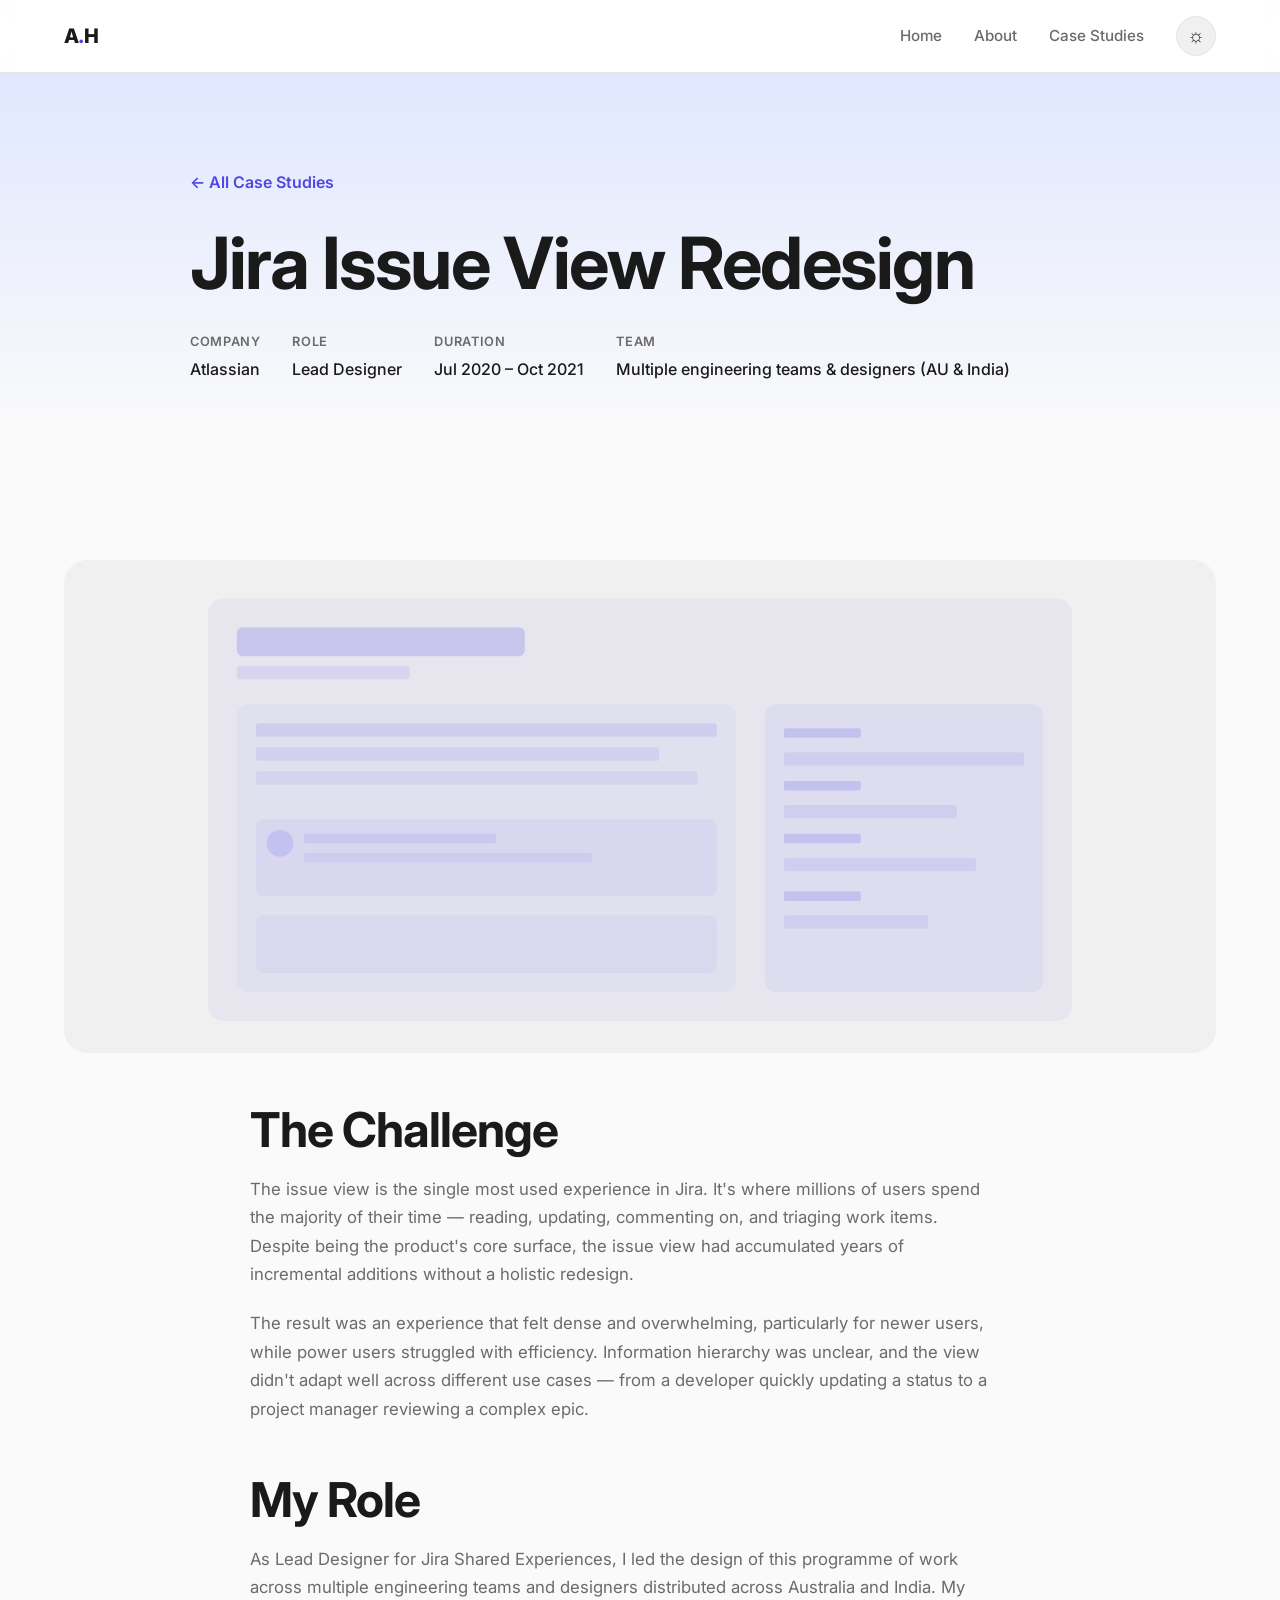
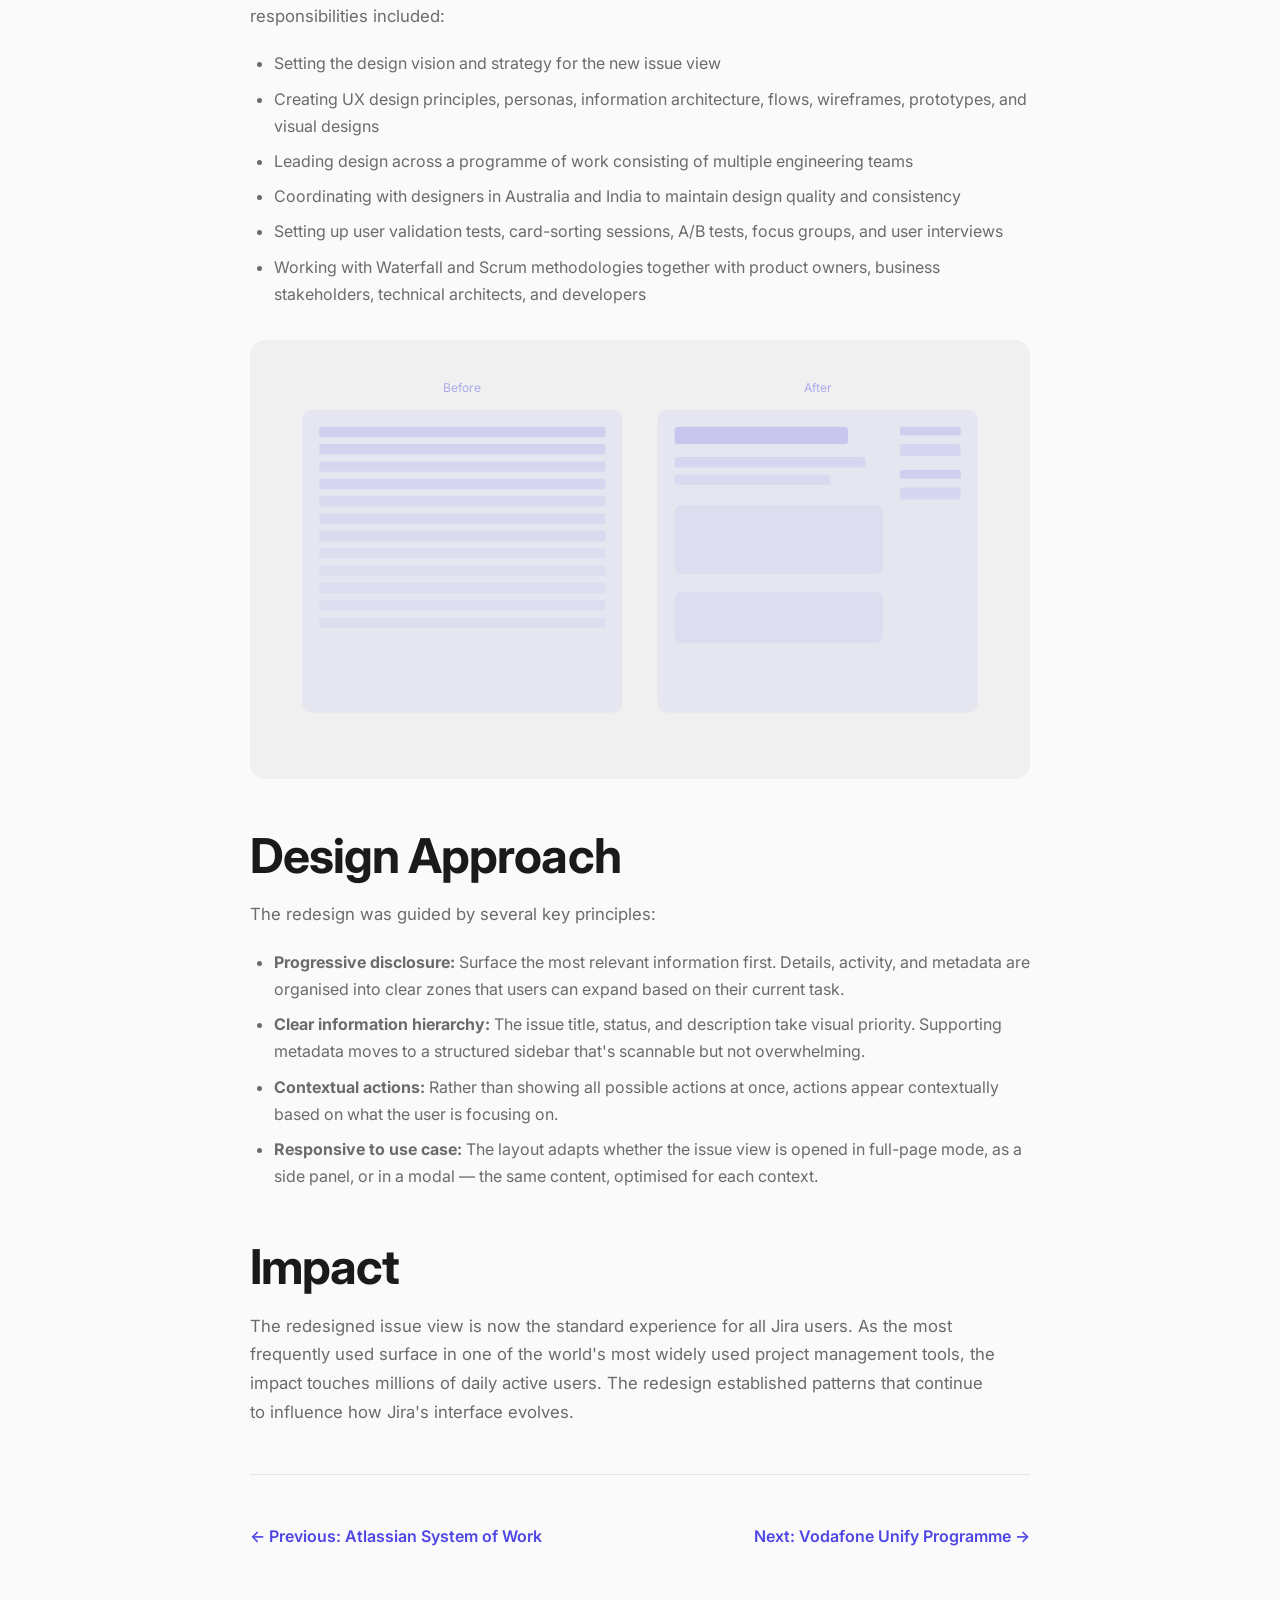
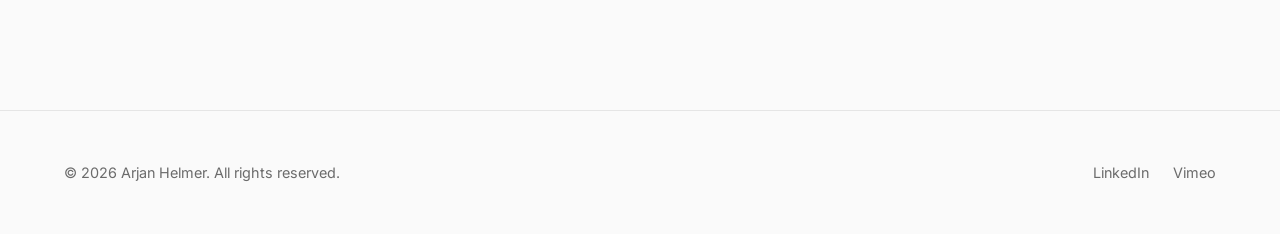
<file: case-study-2.html>
<!DOCTYPE html>
<html lang="en">
<head>
  <meta charset="UTF-8">
  <meta name="viewport" content="width=device-width, initial-scale=1.0">
  <meta name="description" content="Case study: How Arjan Helmer led the redesign of Jira's issue view — the most frequently used experience in Jira, used by millions daily.">
  <title>Jira Issue View Redesign — Arjan Helmer</title>
  <link rel="preconnect" href="https://fonts.googleapis.com">
  <link rel="preconnect" href="https://fonts.gstatic.com" crossorigin>
  <link href="https://fonts.googleapis.com/css2?family=Inter:wght@400;500;600;700;800&display=swap" rel="stylesheet">
  <link rel="stylesheet" href="css/style.css">
  <script src="js/main.js"></script>
</head>
<body>
  <a class="skip-link" href="#main">Skip to main content</a>
  <div class="nav-overlay" aria-hidden="true"></div>

  <header class="site-header">
    <div class="container">
      <a href="index.html" class="logo" aria-label="Arjan Helmer home">A<span>.</span>H</a>
      <nav class="main-nav" aria-label="Primary">
        <ul role="list">
          <li><a href="index.html">Home</a></li>
          <li><a href="about.html">About</a></li>
          <li><a href="case-studies.html">Case Studies</a></li>
        </ul>
        <button class="theme-toggle" type="button" aria-label="Switch to dark mode">
          <span class="icon-sun" aria-hidden="true">&#9788;</span>
          <span class="icon-moon" aria-hidden="true">&#9790;</span>
        </button>
        <button class="nav-toggle" type="button" aria-expanded="false" aria-label="Open menu">
          &#9776;
        </button>
      </nav>
    </div>
  </header>

  <main id="main">
    <!-- Case Hero -->
    <section class="case-hero">
      <div class="container">
        <a href="case-studies.html" class="card-link" style="margin-bottom: 1.5rem; display: inline-flex;">&larr; All Case Studies</a>
        <h1>Jira Issue View Redesign</h1>
        <div class="case-meta">
          <div class="case-meta-item">
            <span class="case-meta-label">Company</span>
            <span class="case-meta-value">Atlassian</span>
          </div>
          <div class="case-meta-item">
            <span class="case-meta-label">Role</span>
            <span class="case-meta-value">Lead Designer</span>
          </div>
          <div class="case-meta-item">
            <span class="case-meta-label">Duration</span>
            <span class="case-meta-value">Jul 2020 – Oct 2021</span>
          </div>
          <div class="case-meta-item">
            <span class="case-meta-label">Team</span>
            <span class="case-meta-value">Multiple engineering teams &amp; designers (AU &amp; India)</span>
          </div>
        </div>
      </div>
    </section>

    <section class="section">
      <div class="container">
        <!-- Banner -->
        <div class="case-banner" aria-hidden="true">
          <svg viewBox="0 0 1200 514" fill="none" xmlns="http://www.w3.org/2000/svg">
            <rect width="1200" height="514" fill="var(--color-bg-card)"/>
            <!-- Issue view mockup -->
            <rect x="150" y="40" width="900" height="440" rx="16" fill="var(--color-accent)" opacity="0.05" stroke="var(--color-accent)" stroke-width="1" stroke-opacity="0.12"/>
            <!-- Header -->
            <rect x="180" y="70" width="300" height="30" rx="6" fill="var(--color-accent)" opacity="0.2"/>
            <rect x="180" y="110" width="180" height="14" rx="3" fill="var(--color-accent)" opacity="0.1"/>
            <!-- Main content area -->
            <rect x="180" y="150" width="520" height="300" rx="12" fill="var(--color-accent)" opacity="0.04"/>
            <!-- Description block -->
            <rect x="200" y="170" width="480" height="14" rx="3" fill="var(--color-accent)" opacity="0.12"/>
            <rect x="200" y="195" width="420" height="14" rx="3" fill="var(--color-accent)" opacity="0.1"/>
            <rect x="200" y="220" width="460" height="14" rx="3" fill="var(--color-accent)" opacity="0.08"/>
            <!-- Comment area -->
            <rect x="200" y="270" width="480" height="80" rx="8" fill="var(--color-accent)" opacity="0.06"/>
            <circle cx="225" cy="295" r="14" fill="var(--color-accent)" opacity="0.15"/>
            <rect x="250" y="285" width="200" height="10" rx="2" fill="var(--color-accent)" opacity="0.1"/>
            <rect x="250" y="305" width="300" height="10" rx="2" fill="var(--color-accent)" opacity="0.08"/>
            <!-- Activity -->
            <rect x="200" y="370" width="480" height="60" rx="8" fill="var(--color-accent)" opacity="0.05"/>
            <!-- Side panel -->
            <rect x="730" y="150" width="290" height="300" rx="12" fill="var(--color-accent)" opacity="0.06"/>
            <rect x="750" y="175" width="80" height="10" rx="2" fill="var(--color-accent)" opacity="0.18"/>
            <rect x="750" y="200" width="250" height="14" rx="3" fill="var(--color-accent)" opacity="0.1"/>
            <rect x="750" y="230" width="80" height="10" rx="2" fill="var(--color-accent)" opacity="0.18"/>
            <rect x="750" y="255" width="180" height="14" rx="3" fill="var(--color-accent)" opacity="0.1"/>
            <rect x="750" y="285" width="80" height="10" rx="2" fill="var(--color-accent)" opacity="0.18"/>
            <rect x="750" y="310" width="200" height="14" rx="3" fill="var(--color-accent)" opacity="0.1"/>
            <rect x="750" y="345" width="80" height="10" rx="2" fill="var(--color-accent)" opacity="0.18"/>
            <rect x="750" y="370" width="150" height="14" rx="3" fill="var(--color-accent)" opacity="0.1"/>
          </svg>
        </div>

        <div class="case-content">
          <h2>The Challenge</h2>
          <p>The issue view is the single most used experience in Jira. It's where millions of users spend the majority of their time — reading, updating, commenting on, and triaging work items. Despite being the product's core surface, the issue view had accumulated years of incremental additions without a holistic redesign.</p>
          <p>The result was an experience that felt dense and overwhelming, particularly for newer users, while power users struggled with efficiency. Information hierarchy was unclear, and the view didn't adapt well across different use cases — from a developer quickly updating a status to a project manager reviewing a complex epic.</p>

          <h2>My Role</h2>
          <p>As Lead Designer for Jira Shared Experiences, I led the design of this programme of work across multiple engineering teams and designers distributed across Australia and India. My responsibilities included:</p>
          <ul>
            <li>Setting the design vision and strategy for the new issue view</li>
            <li>Creating UX design principles, personas, information architecture, flows, wireframes, prototypes, and visual designs</li>
            <li>Leading design across a programme of work consisting of multiple engineering teams</li>
            <li>Coordinating with designers in Australia and India to maintain design quality and consistency</li>
            <li>Setting up user validation tests, card-sorting sessions, A/B tests, focus groups, and user interviews</li>
            <li>Working with Waterfall and Scrum methodologies together with product owners, business stakeholders, technical architects, and developers</li>
          </ul>

          <!-- Research image -->
          <div class="case-image-full" aria-hidden="true">
            <svg viewBox="0 0 900 506" fill="none" xmlns="http://www.w3.org/2000/svg">
              <rect width="900" height="506" fill="var(--color-bg-card)"/>
              <!-- Before/After comparison -->
              <rect x="60" y="80" width="370" height="350" rx="12" fill="var(--color-accent)" opacity="0.06"/>
              <text x="245" y="60" fill="var(--color-accent)" font-size="14" text-anchor="middle" opacity="0.4">Before</text>
              <!-- Dense old layout -->
              <rect x="80" y="100" width="330" height="12" rx="2" fill="var(--color-accent)" opacity="0.15"/>
              <rect x="80" y="120" width="330" height="12" rx="2" fill="var(--color-accent)" opacity="0.12"/>
              <rect x="80" y="140" width="330" height="12" rx="2" fill="var(--color-accent)" opacity="0.1"/>
              <rect x="80" y="160" width="330" height="12" rx="2" fill="var(--color-accent)" opacity="0.1"/>
              <rect x="80" y="180" width="330" height="12" rx="2" fill="var(--color-accent)" opacity="0.08"/>
              <rect x="80" y="200" width="330" height="12" rx="2" fill="var(--color-accent)" opacity="0.08"/>
              <rect x="80" y="220" width="330" height="12" rx="2" fill="var(--color-accent)" opacity="0.08"/>
              <rect x="80" y="240" width="330" height="12" rx="2" fill="var(--color-accent)" opacity="0.06"/>
              <rect x="80" y="260" width="330" height="12" rx="2" fill="var(--color-accent)" opacity="0.06"/>
              <rect x="80" y="280" width="330" height="12" rx="2" fill="var(--color-accent)" opacity="0.06"/>
              <rect x="80" y="300" width="330" height="12" rx="2" fill="var(--color-accent)" opacity="0.05"/>
              <rect x="80" y="320" width="330" height="12" rx="2" fill="var(--color-accent)" opacity="0.05"/>

              <rect x="470" y="80" width="370" height="350" rx="12" fill="var(--color-accent)" opacity="0.06"/>
              <text x="655" y="60" fill="var(--color-accent)" font-size="14" text-anchor="middle" opacity="0.4">After</text>
              <!-- Clean new layout -->
              <rect x="490" y="100" width="200" height="20" rx="4" fill="var(--color-accent)" opacity="0.2"/>
              <rect x="490" y="135" width="220" height="12" rx="3" fill="var(--color-accent)" opacity="0.1"/>
              <rect x="490" y="155" width="180" height="12" rx="3" fill="var(--color-accent)" opacity="0.08"/>
              <rect x="490" y="190" width="240" height="80" rx="8" fill="var(--color-accent)" opacity="0.06"/>
              <rect x="490" y="290" width="240" height="60" rx="8" fill="var(--color-accent)" opacity="0.05"/>
              <!-- Side details -->
              <rect x="750" y="100" width="70" height="10" rx="2" fill="var(--color-accent)" opacity="0.15"/>
              <rect x="750" y="120" width="70" height="14" rx="3" fill="var(--color-accent)" opacity="0.1"/>
              <rect x="750" y="150" width="70" height="10" rx="2" fill="var(--color-accent)" opacity="0.15"/>
              <rect x="750" y="170" width="70" height="14" rx="3" fill="var(--color-accent)" opacity="0.1"/>
            </svg>
          </div>

          <h2>Design Approach</h2>
          <p>The redesign was guided by several key principles:</p>
          <ul>
            <li><strong>Progressive disclosure:</strong> Surface the most relevant information first. Details, activity, and metadata are organised into clear zones that users can expand based on their current task.</li>
            <li><strong>Clear information hierarchy:</strong> The issue title, status, and description take visual priority. Supporting metadata moves to a structured sidebar that's scannable but not overwhelming.</li>
            <li><strong>Contextual actions:</strong> Rather than showing all possible actions at once, actions appear contextually based on what the user is focusing on.</li>
            <li><strong>Responsive to use case:</strong> The layout adapts whether the issue view is opened in full-page mode, as a side panel, or in a modal — the same content, optimised for each context.</li>
          </ul>

          <h2>Impact</h2>
          <p>The redesigned issue view is now the standard experience for all Jira users. As the most frequently used surface in one of the world's most widely used project management tools, the impact touches millions of daily active users. The redesign established patterns that continue to influence how Jira's interface evolves.</p>

          <!-- Navigation -->
          <nav class="case-nav" aria-label="Case study navigation">
            <a href="case-study-1.html">&larr; Previous: Atlassian System of Work</a>
            <a href="case-study-3.html">Next: Vodafone Unify Programme &rarr;</a>
          </nav>
        </div>
      </div>
    </section>
  </main>

  <footer class="site-footer">
    <div class="container">
      <div class="footer-content">
        <span class="footer-copy">&copy; 2026 Arjan Helmer. All rights reserved.</span>
        <ul class="footer-links" role="list">
          <li><a href="https://au.linkedin.com/in/arjanhelmer" aria-label="LinkedIn (opens in new tab)" target="_blank" rel="noopener noreferrer">LinkedIn</a></li>
          <li><a href="https://vimeo.com/arjanhelmer" aria-label="Vimeo (opens in new tab)" target="_blank" rel="noopener noreferrer">Vimeo</a></li>
        </ul>
      </div>
    </div>
  </footer>
</body>
</html>
</file>
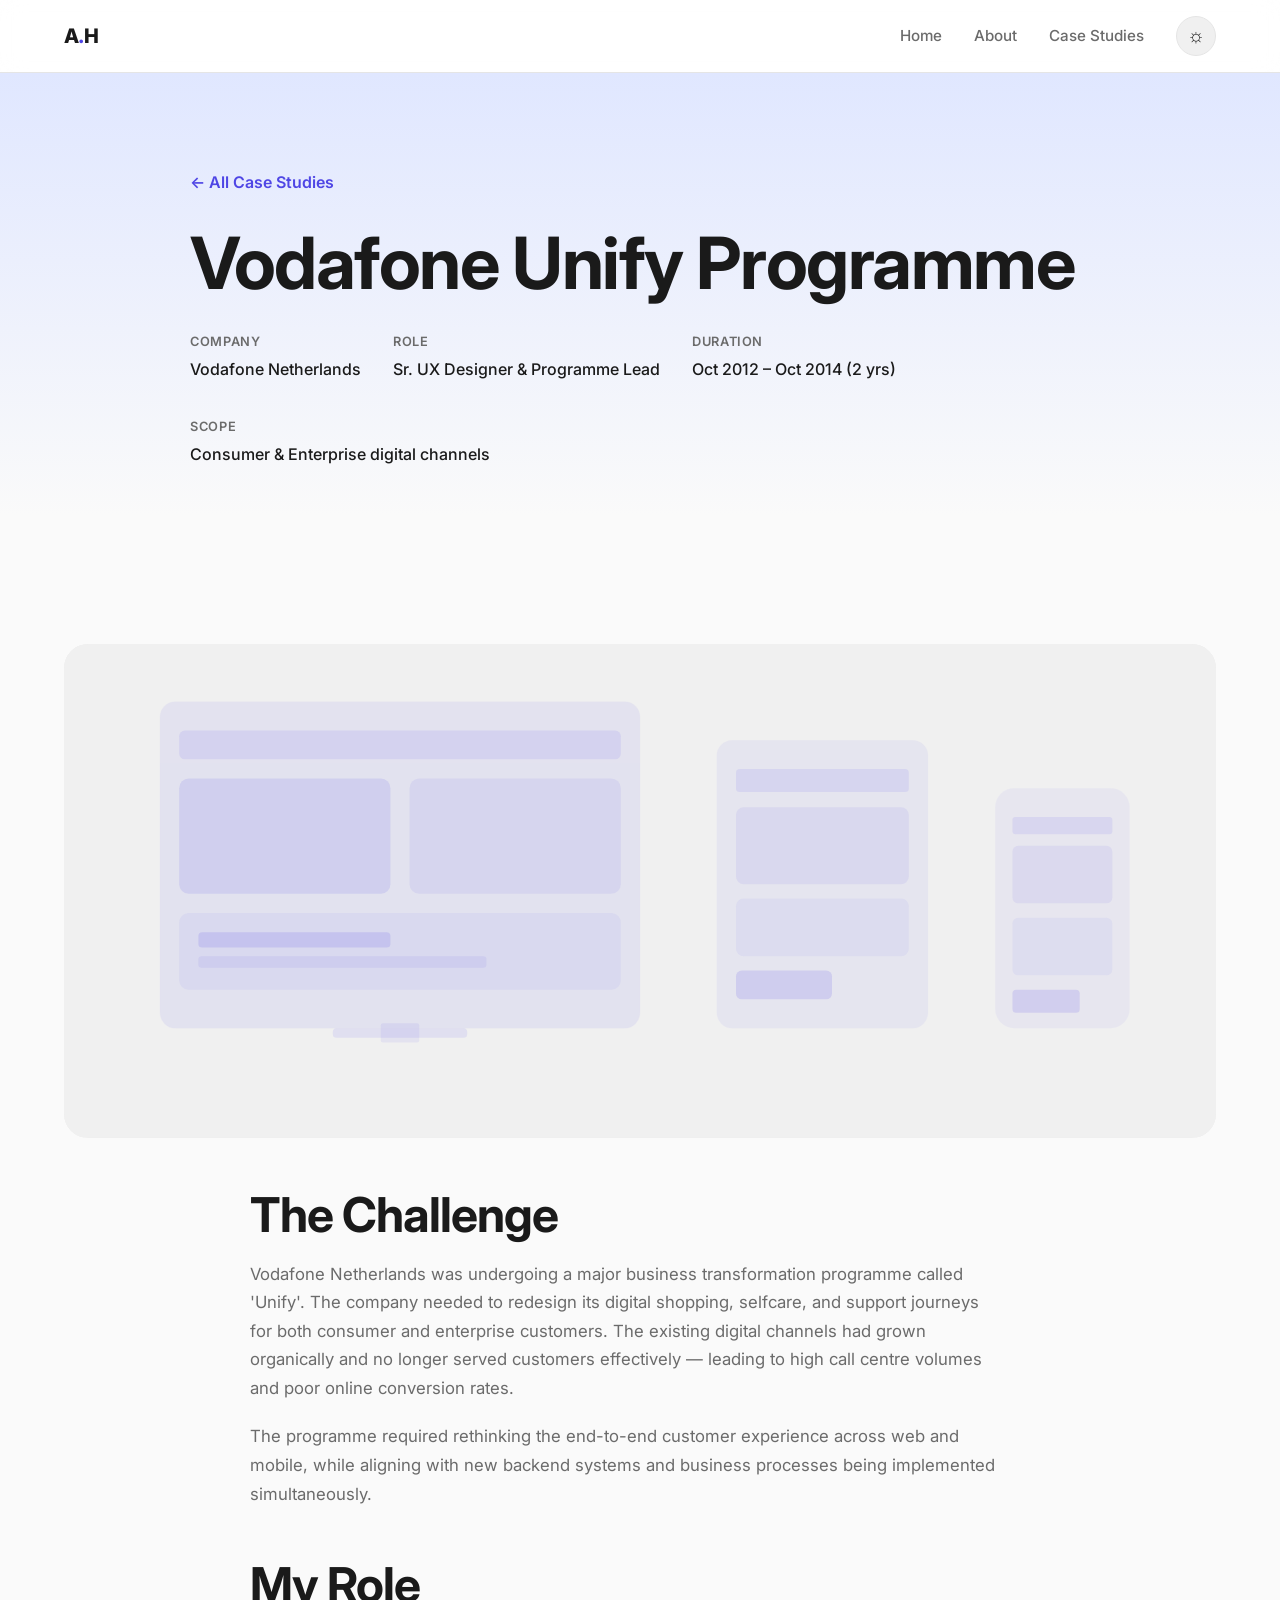
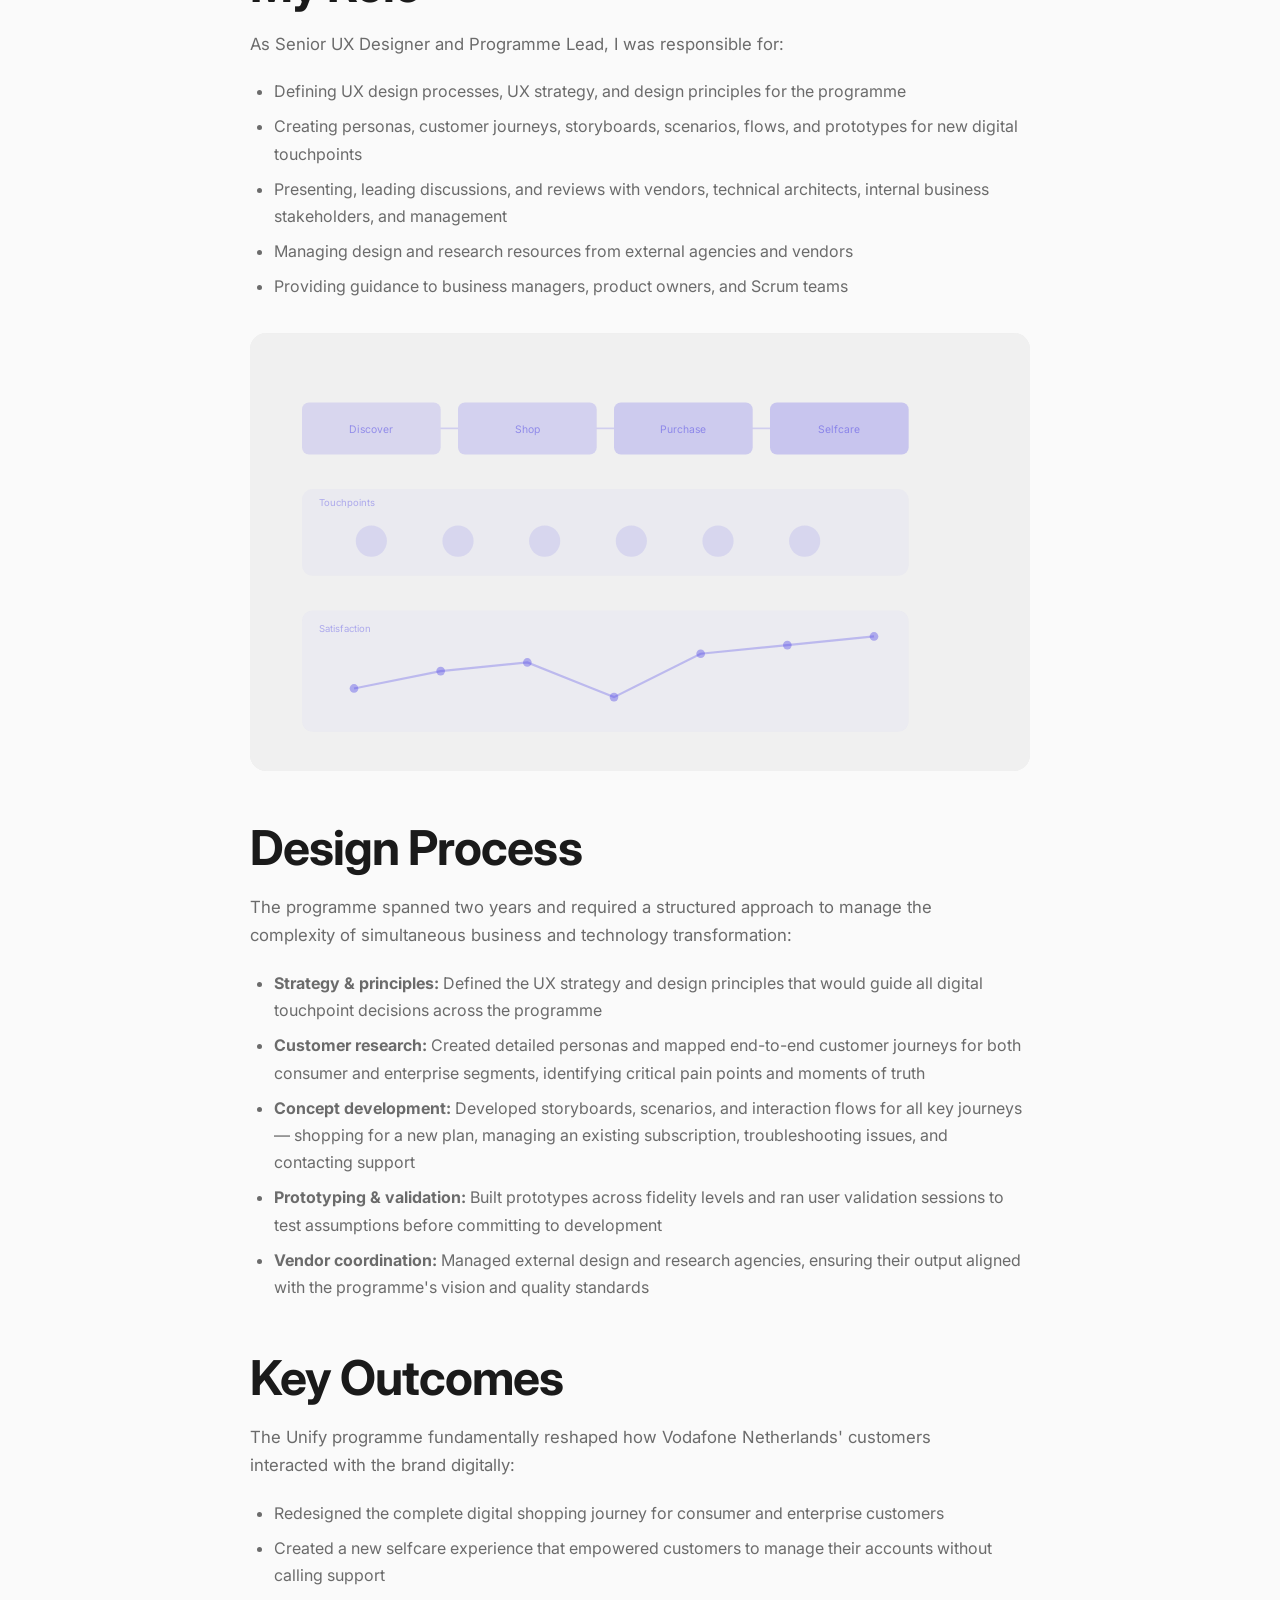
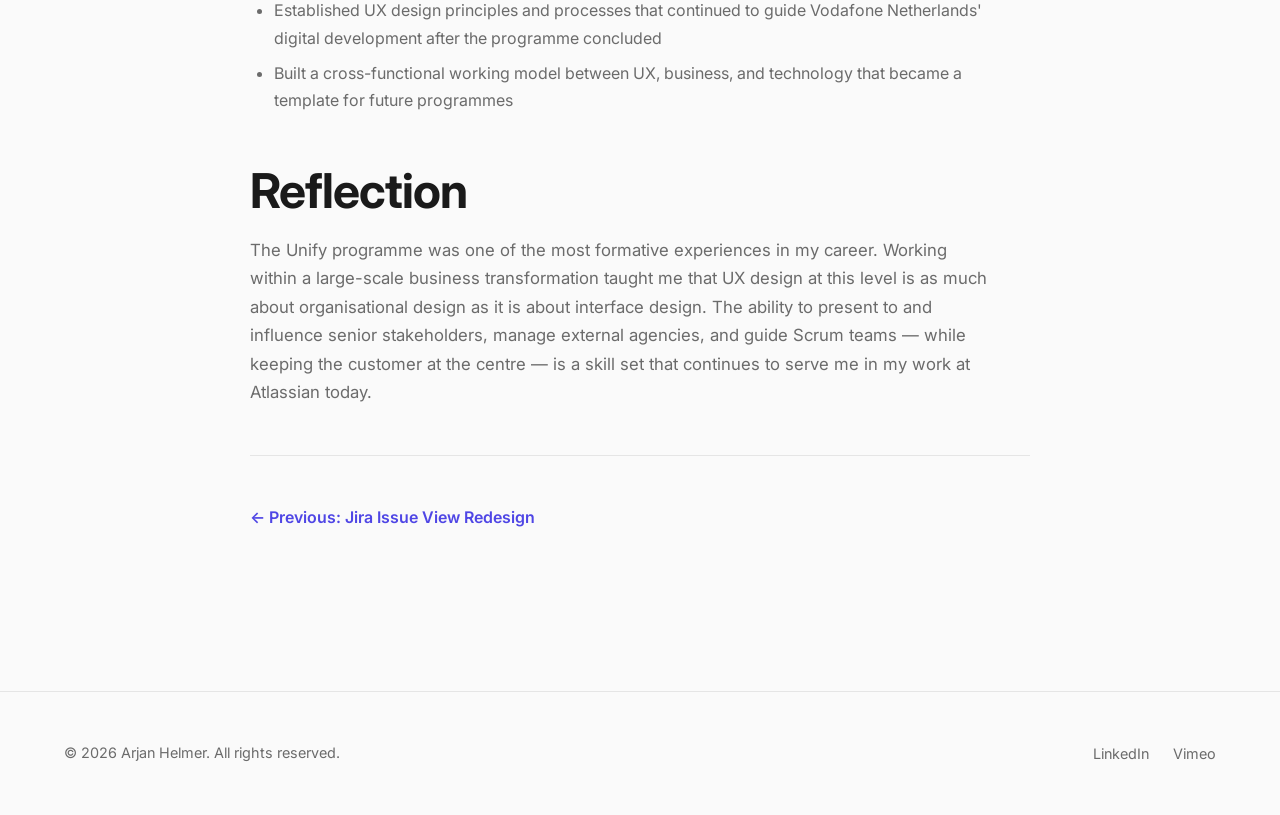
<file: case-study-3.html>
<!DOCTYPE html>
<html lang="en">
<head>
  <meta charset="UTF-8">
  <meta name="viewport" content="width=device-width, initial-scale=1.0">
  <meta name="description" content="Case study: How Arjan Helmer led the UX redesign of Vodafone Netherlands' digital channels as part of the Unify business transformation programme.">
  <title>Vodafone Unify Programme — Arjan Helmer</title>
  <link rel="preconnect" href="https://fonts.googleapis.com">
  <link rel="preconnect" href="https://fonts.gstatic.com" crossorigin>
  <link href="https://fonts.googleapis.com/css2?family=Inter:wght@400;500;600;700;800&display=swap" rel="stylesheet">
  <link rel="stylesheet" href="css/style.css">
  <script src="js/main.js"></script>
</head>
<body>
  <a class="skip-link" href="#main">Skip to main content</a>
  <div class="nav-overlay" aria-hidden="true"></div>

  <header class="site-header">
    <div class="container">
      <a href="index.html" class="logo" aria-label="Arjan Helmer home">A<span>.</span>H</a>
      <nav class="main-nav" aria-label="Primary">
        <ul role="list">
          <li><a href="index.html">Home</a></li>
          <li><a href="about.html">About</a></li>
          <li><a href="case-studies.html">Case Studies</a></li>
        </ul>
        <button class="theme-toggle" type="button" aria-label="Switch to dark mode">
          <span class="icon-sun" aria-hidden="true">&#9788;</span>
          <span class="icon-moon" aria-hidden="true">&#9790;</span>
        </button>
        <button class="nav-toggle" type="button" aria-expanded="false" aria-label="Open menu">
          &#9776;
        </button>
      </nav>
    </div>
  </header>

  <main id="main">
    <!-- Case Hero -->
    <section class="case-hero">
      <div class="container">
        <a href="case-studies.html" class="card-link" style="margin-bottom: 1.5rem; display: inline-flex;">&larr; All Case Studies</a>
        <h1>Vodafone Unify Programme</h1>
        <div class="case-meta">
          <div class="case-meta-item">
            <span class="case-meta-label">Company</span>
            <span class="case-meta-value">Vodafone Netherlands</span>
          </div>
          <div class="case-meta-item">
            <span class="case-meta-label">Role</span>
            <span class="case-meta-value">Sr. UX Designer &amp; Programme Lead</span>
          </div>
          <div class="case-meta-item">
            <span class="case-meta-label">Duration</span>
            <span class="case-meta-value">Oct 2012 – Oct 2014 (2 yrs)</span>
          </div>
          <div class="case-meta-item">
            <span class="case-meta-label">Scope</span>
            <span class="case-meta-value">Consumer &amp; Enterprise digital channels</span>
          </div>
        </div>
      </div>
    </section>

    <section class="section">
      <div class="container">
        <!-- Banner -->
        <div class="case-banner" aria-hidden="true">
          <svg viewBox="0 0 1200 514" fill="none" xmlns="http://www.w3.org/2000/svg">
            <rect width="1200" height="514" fill="var(--color-bg-card)"/>
            <!-- Desktop -->
            <rect x="100" y="60" width="500" height="340" rx="16" fill="var(--color-accent)" opacity="0.08" stroke="var(--color-accent)" stroke-width="1.5" stroke-opacity="0.15"/>
            <rect x="120" y="90" width="460" height="30" rx="6" fill="var(--color-accent)" opacity="0.1"/>
            <rect x="120" y="140" width="220" height="120" rx="10" fill="var(--color-accent)" opacity="0.12"/>
            <rect x="360" y="140" width="220" height="120" rx="10" fill="var(--color-accent)" opacity="0.08"/>
            <rect x="120" y="280" width="460" height="80" rx="10" fill="var(--color-accent)" opacity="0.06"/>
            <rect x="140" y="300" width="200" height="16" rx="4" fill="var(--color-accent)" opacity="0.15"/>
            <rect x="140" y="325" width="300" height="12" rx="3" fill="var(--color-accent)" opacity="0.08"/>
            <!-- Stand -->
            <rect x="280" y="400" width="140" height="10" rx="4" fill="var(--color-accent)" opacity="0.1"/>
            <rect x="330" y="395" width="40" height="20" rx="2" fill="var(--color-accent)" opacity="0.08"/>
            <!-- Tablet -->
            <rect x="680" y="100" width="220" height="300" rx="16" fill="var(--color-accent)" opacity="0.06" stroke="var(--color-accent)" stroke-width="1.5" stroke-opacity="0.12"/>
            <rect x="700" y="130" width="180" height="24" rx="4" fill="var(--color-accent)" opacity="0.1"/>
            <rect x="700" y="170" width="180" height="80" rx="8" fill="var(--color-accent)" opacity="0.08"/>
            <rect x="700" y="265" width="180" height="60" rx="8" fill="var(--color-accent)" opacity="0.06"/>
            <rect x="700" y="340" width="100" height="30" rx="6" fill="var(--color-accent)" opacity="0.15"/>
            <!-- Phone -->
            <rect x="970" y="150" width="140" height="250" rx="20" fill="var(--color-accent)" opacity="0.05" stroke="var(--color-accent)" stroke-width="1.5" stroke-opacity="0.1"/>
            <rect x="988" y="180" width="104" height="18" rx="3" fill="var(--color-accent)" opacity="0.1"/>
            <rect x="988" y="210" width="104" height="60" rx="6" fill="var(--color-accent)" opacity="0.08"/>
            <rect x="988" y="285" width="104" height="60" rx="6" fill="var(--color-accent)" opacity="0.06"/>
            <rect x="988" y="360" width="70" height="24" rx="4" fill="var(--color-accent)" opacity="0.15"/>
          </svg>
        </div>

        <div class="case-content">
          <h2>The Challenge</h2>
          <p>Vodafone Netherlands was undergoing a major business transformation programme called 'Unify'. The company needed to redesign its digital shopping, selfcare, and support journeys for both consumer and enterprise customers. The existing digital channels had grown organically and no longer served customers effectively — leading to high call centre volumes and poor online conversion rates.</p>
          <p>The programme required rethinking the end-to-end customer experience across web and mobile, while aligning with new backend systems and business processes being implemented simultaneously.</p>

          <h2>My Role</h2>
          <p>As Senior UX Designer and Programme Lead, I was responsible for:</p>
          <ul>
            <li>Defining UX design processes, UX strategy, and design principles for the programme</li>
            <li>Creating personas, customer journeys, storyboards, scenarios, flows, and prototypes for new digital touchpoints</li>
            <li>Presenting, leading discussions, and reviews with vendors, technical architects, internal business stakeholders, and management</li>
            <li>Managing design and research resources from external agencies and vendors</li>
            <li>Providing guidance to business managers, product owners, and Scrum teams</li>
          </ul>

          <!-- Journey map -->
          <div class="case-image-full" aria-hidden="true">
            <svg viewBox="0 0 900 506" fill="none" xmlns="http://www.w3.org/2000/svg">
              <rect width="900" height="506" fill="var(--color-bg-card)"/>
              <!-- Journey phases -->
              <rect x="60" y="80" width="160" height="60" rx="8" fill="var(--color-accent)" opacity="0.15"/>
              <text x="140" y="115" fill="var(--color-accent)" font-size="12" text-anchor="middle" opacity="0.5">Discover</text>
              <rect x="240" y="80" width="160" height="60" rx="8" fill="var(--color-accent)" opacity="0.18"/>
              <text x="320" y="115" fill="var(--color-accent)" font-size="12" text-anchor="middle" opacity="0.5">Shop</text>
              <rect x="420" y="80" width="160" height="60" rx="8" fill="var(--color-accent)" opacity="0.22"/>
              <text x="500" y="115" fill="var(--color-accent)" font-size="12" text-anchor="middle" opacity="0.5">Purchase</text>
              <rect x="600" y="80" width="160" height="60" rx="8" fill="var(--color-accent)" opacity="0.25"/>
              <text x="680" y="115" fill="var(--color-accent)" font-size="12" text-anchor="middle" opacity="0.5">Selfcare</text>
              <!-- Arrows -->
              <line x1="220" y1="110" x2="240" y2="110" stroke="var(--color-accent)" stroke-width="2" opacity="0.2"/>
              <line x1="400" y1="110" x2="420" y2="110" stroke="var(--color-accent)" stroke-width="2" opacity="0.2"/>
              <line x1="580" y1="110" x2="600" y2="110" stroke="var(--color-accent)" stroke-width="2" opacity="0.2"/>
              <!-- Touchpoints row -->
              <rect x="60" y="180" width="700" height="100" rx="12" fill="var(--color-accent)" opacity="0.04"/>
              <text x="80" y="200" fill="var(--color-accent)" font-size="11" opacity="0.4">Touchpoints</text>
              <circle cx="140" cy="240" r="18" fill="var(--color-accent)" opacity="0.12"/>
              <circle cx="240" cy="240" r="18" fill="var(--color-accent)" opacity="0.12"/>
              <circle cx="340" cy="240" r="18" fill="var(--color-accent)" opacity="0.12"/>
              <circle cx="440" cy="240" r="18" fill="var(--color-accent)" opacity="0.12"/>
              <circle cx="540" cy="240" r="18" fill="var(--color-accent)" opacity="0.12"/>
              <circle cx="640" cy="240" r="18" fill="var(--color-accent)" opacity="0.12"/>
              <!-- Emotion curve -->
              <rect x="60" y="320" width="700" height="140" rx="12" fill="var(--color-accent)" opacity="0.03"/>
              <text x="80" y="345" fill="var(--color-accent)" font-size="11" opacity="0.4">Satisfaction</text>
              <polyline points="120,410 220,390 320,380 420,420 520,370 620,360 720,350" stroke="var(--color-accent)" stroke-width="2.5" fill="none" opacity="0.3"/>
              <circle cx="120" cy="410" r="5" fill="var(--color-accent)" opacity="0.4"/>
              <circle cx="220" cy="390" r="5" fill="var(--color-accent)" opacity="0.4"/>
              <circle cx="320" cy="380" r="5" fill="var(--color-accent)" opacity="0.4"/>
              <circle cx="420" cy="420" r="5" fill="var(--color-accent)" opacity="0.4"/>
              <circle cx="520" cy="370" r="5" fill="var(--color-accent)" opacity="0.4"/>
              <circle cx="620" cy="360" r="5" fill="var(--color-accent)" opacity="0.4"/>
              <circle cx="720" cy="350" r="5" fill="var(--color-accent)" opacity="0.4"/>
            </svg>
          </div>

          <h2>Design Process</h2>
          <p>The programme spanned two years and required a structured approach to manage the complexity of simultaneous business and technology transformation:</p>
          <ul>
            <li><strong>Strategy &amp; principles:</strong> Defined the UX strategy and design principles that would guide all digital touchpoint decisions across the programme</li>
            <li><strong>Customer research:</strong> Created detailed personas and mapped end-to-end customer journeys for both consumer and enterprise segments, identifying critical pain points and moments of truth</li>
            <li><strong>Concept development:</strong> Developed storyboards, scenarios, and interaction flows for all key journeys — shopping for a new plan, managing an existing subscription, troubleshooting issues, and contacting support</li>
            <li><strong>Prototyping &amp; validation:</strong> Built prototypes across fidelity levels and ran user validation sessions to test assumptions before committing to development</li>
            <li><strong>Vendor coordination:</strong> Managed external design and research agencies, ensuring their output aligned with the programme's vision and quality standards</li>
          </ul>

          <h2>Key Outcomes</h2>
          <p>The Unify programme fundamentally reshaped how Vodafone Netherlands' customers interacted with the brand digitally:</p>
          <ul>
            <li>Redesigned the complete digital shopping journey for consumer and enterprise customers</li>
            <li>Created a new selfcare experience that empowered customers to manage their accounts without calling support</li>
            <li>Established UX design principles and processes that continued to guide Vodafone Netherlands' digital development after the programme concluded</li>
            <li>Built a cross-functional working model between UX, business, and technology that became a template for future programmes</li>
          </ul>

          <h2>Reflection</h2>
          <p>The Unify programme was one of the most formative experiences in my career. Working within a large-scale business transformation taught me that UX design at this level is as much about organisational design as it is about interface design. The ability to present to and influence senior stakeholders, manage external agencies, and guide Scrum teams — while keeping the customer at the centre — is a skill set that continues to serve me in my work at Atlassian today.</p>

          <!-- Navigation -->
          <nav class="case-nav" aria-label="Case study navigation">
            <a href="case-study-2.html">&larr; Previous: Jira Issue View Redesign</a>
            <span></span>
          </nav>
        </div>
      </div>
    </section>
  </main>

  <footer class="site-footer">
    <div class="container">
      <div class="footer-content">
        <span class="footer-copy">&copy; 2026 Arjan Helmer. All rights reserved.</span>
        <ul class="footer-links" role="list">
          <li><a href="https://au.linkedin.com/in/arjanhelmer" aria-label="LinkedIn (opens in new tab)" target="_blank" rel="noopener noreferrer">LinkedIn</a></li>
          <li><a href="https://vimeo.com/arjanhelmer" aria-label="Vimeo (opens in new tab)" target="_blank" rel="noopener noreferrer">Vimeo</a></li>
        </ul>
      </div>
    </div>
  </footer>
</body>
</html>
</file>
<file: css/style.css>
/* ===== CSS Custom Properties ===== */
:root {
  /* Light mode (default) */
  --color-bg: #fafafa;
  --color-bg-alt: #ffffff;
  --color-bg-card: #f0f0f0;
  --color-text: #1a1a1a;
  --color-text-muted: #6b6b6b;
  --color-accent: #4f46e5;
  --color-accent-hover: #4338ca;
  --color-accent-light: #e0e7ff;
  --color-border: #e5e5e5;
  --color-hero-gradient-start: #e0e7ff;
  --color-hero-gradient-end: #fafafa;
  --color-card-shadow: rgba(0, 0, 0, 0.06);
  --color-overlay: rgba(255, 255, 255, 0.85);
  --radius: 1rem;
  --radius-lg: 1.5rem;
  --transition: 0.3s ease;
  --max-width: 1200px;
}

[data-theme="dark"] {
  --color-bg: #0f0f0f;
  --color-bg-alt: #1a1a1a;
  --color-bg-card: #1e1e1e;
  --color-text: #f0f0f0;
  --color-text-muted: #a0a0a0;
  --color-accent: #818cf8;
  --color-accent-hover: #a5b4fc;
  --color-accent-light: #1e1b4b;
  --color-border: #2a2a2a;
  --color-hero-gradient-start: #1e1b4b;
  --color-hero-gradient-end: #0f0f0f;
  --color-card-shadow: rgba(0, 0, 0, 0.3);
  --color-overlay: rgba(15, 15, 15, 0.85);
}

/* ===== Reset & Base ===== */
*,
*::before,
*::after {
  box-sizing: border-box;
  margin: 0;
  padding: 0;
}

html {
  scroll-behavior: smooth;
  font-size: 100%;
}

body {
  font-family: "Inter", system-ui, -apple-system, sans-serif;
  background-color: var(--color-bg);
  color: var(--color-text);
  line-height: 1.7;
  transition: background-color var(--transition), color var(--transition);
  -webkit-font-smoothing: antialiased;
}

img {
  max-width: 100%;
  height: auto;
  display: block;
}

a {
  color: var(--color-accent);
  text-decoration: none;
  transition: color var(--transition);
}

a:hover {
  color: var(--color-accent-hover);
}

a:focus-visible,
button:focus-visible {
  outline: 3px solid var(--color-accent);
  outline-offset: 3px;
  border-radius: 4px;
}

h1, h2, h3, h4 {
  line-height: 1.2;
  font-weight: 700;
  letter-spacing: -0.02em;
}

h1 { font-size: clamp(2.5rem, 6vw, 4.5rem); }
h2 { font-size: clamp(1.8rem, 4vw, 3rem); }
h3 { font-size: clamp(1.3rem, 2.5vw, 1.75rem); }

p {
  max-width: 68ch;
}

/* ===== Skip link ===== */
.skip-link {
  position: absolute;
  top: -100%;
  left: 1rem;
  background: var(--color-accent);
  color: #fff;
  padding: 0.75rem 1.5rem;
  border-radius: var(--radius);
  z-index: 1000;
  font-weight: 600;
}

.skip-link:focus {
  top: 1rem;
}

/* ===== Container ===== */
.container {
  width: 90%;
  max-width: var(--max-width);
  margin-inline: auto;
}

/* ===== Header / Nav ===== */
.site-header {
  position: sticky;
  top: 0;
  z-index: 100;
  background: var(--color-overlay);
  backdrop-filter: blur(12px);
  -webkit-backdrop-filter: blur(12px);
  border-bottom: 1px solid var(--color-border);
  transition: background-color var(--transition);
}

.site-header .container {
  display: flex;
  align-items: center;
  justify-content: space-between;
  padding: 1rem 0;
}

.logo {
  font-size: 1.25rem;
  font-weight: 800;
  color: var(--color-text);
  letter-spacing: -0.03em;
}

.logo span {
  color: var(--color-accent);
}

.main-nav {
  display: flex;
  align-items: center;
  gap: 2rem;
}

.main-nav ul {
  display: flex;
  list-style: none;
  gap: 2rem;
}

.main-nav a {
  color: var(--color-text-muted);
  font-weight: 500;
  font-size: 0.95rem;
  position: relative;
  padding: 0.25rem 0;
}

.main-nav a::after {
  content: "";
  position: absolute;
  bottom: -2px;
  left: 0;
  width: 0;
  height: 2px;
  background: var(--color-accent);
  transition: width var(--transition);
}

.main-nav a:hover,
.main-nav a[aria-current="page"] {
  color: var(--color-text);
}

.main-nav a:hover::after,
.main-nav a[aria-current="page"]::after {
  width: 100%;
}

/* Theme toggle */
.theme-toggle {
  background: var(--color-bg-card);
  border: 1px solid var(--color-border);
  border-radius: 50%;
  width: 2.5rem;
  height: 2.5rem;
  cursor: pointer;
  display: grid;
  place-items: center;
  transition: background-color var(--transition), border-color var(--transition);
  color: var(--color-text);
  font-size: 1.2rem;
}

.theme-toggle:hover {
  border-color: var(--color-accent);
}

.theme-toggle .icon-moon,
[data-theme="dark"] .theme-toggle .icon-sun {
  display: none;
}

[data-theme="dark"] .theme-toggle .icon-moon {
  display: block;
}

.theme-toggle .icon-sun {
  display: block;
}

/* Mobile nav toggle */
.nav-toggle {
  display: none;
  background: none;
  border: none;
  color: var(--color-text);
  font-size: 1.5rem;
  cursor: pointer;
  padding: 0.25rem;
}

/* ===== Hero ===== */
.hero {
  padding: 6rem 0 4rem;
  background: linear-gradient(180deg, var(--color-hero-gradient-start), var(--color-hero-gradient-end));
  transition: background var(--transition);
}

.hero .container {
  display: grid;
  grid-template-columns: 1fr 1fr;
  gap: 4rem;
  align-items: center;
}

.hero-content {
  display: flex;
  flex-direction: column;
  gap: 1.5rem;
}

.hero-label {
  display: inline-flex;
  align-items: center;
  gap: 0.5rem;
  background: var(--color-accent-light);
  color: var(--color-accent);
  padding: 0.5rem 1rem;
  border-radius: 2rem;
  font-size: 0.875rem;
  font-weight: 600;
  width: fit-content;
}

.hero p {
  font-size: 1.15rem;
  color: var(--color-text-muted);
}

.hero-graphic {
  display: flex;
  justify-content: center;
  align-items: center;
}

.hero-graphic svg {
  width: 100%;
  max-width: 480px;
  height: auto;
}

/* ===== Buttons ===== */
.btn {
  display: inline-flex;
  align-items: center;
  gap: 0.5rem;
  padding: 0.875rem 2rem;
  border-radius: var(--radius);
  font-weight: 600;
  font-size: 1rem;
  transition: all var(--transition);
  cursor: pointer;
  border: none;
  width: fit-content;
}

.btn-primary {
  background: var(--color-accent);
  color: #fff;
}

.btn-primary:hover {
  background: var(--color-accent-hover);
  color: #fff;
  transform: translateY(-2px);
  box-shadow: 0 8px 24px var(--color-card-shadow);
}

.btn-secondary {
  background: transparent;
  color: var(--color-accent);
  border: 2px solid var(--color-accent);
}

.btn-secondary:hover {
  background: var(--color-accent-light);
  transform: translateY(-2px);
}

.btn-group {
  display: flex;
  gap: 1rem;
  flex-wrap: wrap;
}

/* ===== Sections ===== */
.section {
  padding: 5rem 0;
}

.section-header {
  margin-bottom: 3rem;
}

.section-header p {
  color: var(--color-text-muted);
  font-size: 1.1rem;
  margin-top: 0.75rem;
}

/* ===== Cards ===== */
.card-grid {
  display: grid;
  grid-template-columns: repeat(auto-fit, minmax(340px, 1fr));
  gap: 2rem;
}

.card {
  background: var(--color-bg-alt);
  border: 1px solid var(--color-border);
  border-radius: var(--radius-lg);
  overflow: hidden;
  transition: transform var(--transition), box-shadow var(--transition), border-color var(--transition);
}

.card:hover {
  transform: translateY(-4px);
  box-shadow: 0 16px 48px var(--color-card-shadow);
  border-color: var(--color-accent);
}

.card-image {
  aspect-ratio: 16 / 10;
  overflow: hidden;
  background: var(--color-bg-card);
  display: flex;
  align-items: center;
  justify-content: center;
}

.card-image svg {
  width: 100%;
  height: 100%;
}

.card-body {
  padding: 1.75rem;
}

.card-tag {
  display: inline-block;
  background: var(--color-accent-light);
  color: var(--color-accent);
  padding: 0.25rem 0.75rem;
  border-radius: 1rem;
  font-size: 0.8rem;
  font-weight: 600;
  margin-bottom: 0.75rem;
}

.card-body h3 {
  margin-bottom: 0.5rem;
}

.card-body p {
  color: var(--color-text-muted);
  font-size: 0.95rem;
  margin-bottom: 1.25rem;
}

.card-link {
  font-weight: 600;
  display: inline-flex;
  align-items: center;
  gap: 0.35rem;
}

.card-link .arrow {
  transition: transform var(--transition);
}

.card-link:hover .arrow {
  transform: translateX(4px);
}

/* ===== Stats ===== */
.stats {
  display: grid;
  grid-template-columns: repeat(auto-fit, minmax(200px, 1fr));
  gap: 2rem;
  padding: 3rem 0;
}

.stat {
  text-align: center;
}

.stat-number {
  font-size: clamp(2rem, 5vw, 3rem);
  font-weight: 800;
  color: var(--color-accent);
  display: block;
}

.stat-label {
  color: var(--color-text-muted);
  font-size: 0.95rem;
}

/* ===== About page ===== */
.about-hero {
  padding: 6rem 0 3rem;
  background: linear-gradient(180deg, var(--color-hero-gradient-start), var(--color-hero-gradient-end));
}

.about-grid {
  display: grid;
  grid-template-columns: 1fr 1.2fr;
  gap: 4rem;
  align-items: center;
}

.about-photo {
  aspect-ratio: 4 / 5;
  border-radius: var(--radius-lg);
  overflow: hidden;
  background: var(--color-bg-card);
  display: flex;
  align-items: center;
  justify-content: center;
}

.about-photo svg {
  width: 100%;
  height: 100%;
}

.about-content {
  display: flex;
  flex-direction: column;
  gap: 1.25rem;
}

.about-content p {
  color: var(--color-text-muted);
  font-size: 1.05rem;
}

/* Skills */
.skills-grid {
  display: grid;
  grid-template-columns: repeat(auto-fit, minmax(250px, 1fr));
  gap: 1.5rem;
}

.skill-card {
  background: var(--color-bg-alt);
  border: 1px solid var(--color-border);
  border-radius: var(--radius);
  padding: 2rem;
  transition: border-color var(--transition), transform var(--transition);
}

.skill-card:hover {
  border-color: var(--color-accent);
  transform: translateY(-2px);
}

.skill-icon {
  width: 3rem;
  height: 3rem;
  background: var(--color-accent-light);
  border-radius: 0.75rem;
  display: grid;
  place-items: center;
  margin-bottom: 1rem;
  color: var(--color-accent);
  font-size: 1.4rem;
}

.skill-card h3 {
  margin-bottom: 0.5rem;
  font-size: 1.1rem;
}

.skill-card p {
  color: var(--color-text-muted);
  font-size: 0.9rem;
}

/* Experience timeline */
.timeline {
  position: relative;
  padding-left: 2rem;
}

.timeline::before {
  content: "";
  position: absolute;
  left: 0;
  top: 0;
  bottom: 0;
  width: 2px;
  background: var(--color-border);
}

.timeline-item {
  position: relative;
  padding-bottom: 2.5rem;
}

.timeline-item::before {
  content: "";
  position: absolute;
  left: -2rem;
  top: 0.5rem;
  width: 12px;
  height: 12px;
  background: var(--color-accent);
  border-radius: 50%;
  transform: translateX(-5px);
}

.timeline-item h3 {
  font-size: 1.1rem;
  margin-bottom: 0.25rem;
}

.timeline-meta {
  color: var(--color-text-muted);
  font-size: 0.9rem;
  margin-bottom: 0.5rem;
}

.timeline-item p {
  color: var(--color-text-muted);
  font-size: 0.95rem;
}

/* ===== Case study detail ===== */
.case-hero {
  padding: 6rem 0 3rem;
  background: linear-gradient(180deg, var(--color-hero-gradient-start), var(--color-hero-gradient-end));
}

.case-hero .container {
  max-width: 900px;
}

.case-meta {
  display: flex;
  gap: 2rem;
  flex-wrap: wrap;
  margin-top: 1.5rem;
}

.case-meta-item {
  display: flex;
  flex-direction: column;
  gap: 0.25rem;
}

.case-meta-label {
  font-size: 0.8rem;
  font-weight: 600;
  text-transform: uppercase;
  letter-spacing: 0.05em;
  color: var(--color-text-muted);
}

.case-meta-value {
  font-weight: 500;
}

.case-banner {
  width: 100%;
  aspect-ratio: 21 / 9;
  background: var(--color-bg-card);
  border-radius: var(--radius-lg);
  overflow: hidden;
  display: flex;
  align-items: center;
  justify-content: center;
  margin: 3rem 0;
}

.case-banner svg {
  width: 100%;
  height: 100%;
}

.case-content {
  max-width: 780px;
  margin-inline: auto;
}

.case-content h2 {
  margin-top: 3rem;
  margin-bottom: 1rem;
}

.case-content p {
  color: var(--color-text-muted);
  font-size: 1.05rem;
  margin-bottom: 1.25rem;
}

.case-content ul {
  color: var(--color-text-muted);
  padding-left: 1.5rem;
  margin-bottom: 1.25rem;
}

.case-content li {
  margin-bottom: 0.5rem;
}

.case-image-full {
  width: 100%;
  aspect-ratio: 16 / 9;
  background: var(--color-bg-card);
  border-radius: var(--radius);
  margin: 2rem 0;
  overflow: hidden;
  display: flex;
  align-items: center;
  justify-content: center;
}

.case-image-full svg {
  width: 100%;
  height: 100%;
}

.case-results {
  display: grid;
  grid-template-columns: repeat(auto-fit, minmax(180px, 1fr));
  gap: 1.5rem;
  margin: 2rem 0;
}

.result-card {
  background: var(--color-accent-light);
  border-radius: var(--radius);
  padding: 1.5rem;
  text-align: center;
}

.result-number {
  font-size: 2rem;
  font-weight: 800;
  color: var(--color-accent);
  display: block;
}

.result-label {
  font-size: 0.9rem;
  color: var(--color-text-muted);
}

/* ===== Case study nav ===== */
.case-nav {
  display: flex;
  justify-content: space-between;
  padding: 3rem 0;
  border-top: 1px solid var(--color-border);
  margin-top: 3rem;
}

.case-nav a {
  font-weight: 600;
}

/* ===== CTA Section ===== */
.cta {
  background: var(--color-bg-alt);
  border: 1px solid var(--color-border);
  border-radius: var(--radius-lg);
  padding: 4rem;
  text-align: center;
  margin: 3rem 0;
}

.cta p {
  margin: 1rem auto 2rem;
  color: var(--color-text-muted);
}

/* ===== Footer ===== */
.site-footer {
  border-top: 1px solid var(--color-border);
  padding: 3rem 0;
  margin-top: 2rem;
}

.footer-content {
  display: flex;
  justify-content: space-between;
  align-items: center;
  flex-wrap: wrap;
  gap: 1rem;
}

.footer-links {
  display: flex;
  gap: 1.5rem;
  list-style: none;
}

.footer-links a {
  color: var(--color-text-muted);
  font-size: 0.9rem;
}

.footer-links a:hover {
  color: var(--color-accent);
}

.footer-copy {
  color: var(--color-text-muted);
  font-size: 0.9rem;
}

/* ===== Responsive ===== */
@media (max-width: 768px) {
  .nav-toggle {
    display: block;
  }

  .main-nav ul {
    position: fixed;
    top: 0;
    right: -100%;
    width: 280px;
    height: 100vh;
    background: var(--color-bg-alt);
    flex-direction: column;
    padding: 5rem 2rem;
    gap: 1.5rem;
    transition: right var(--transition);
    box-shadow: -4px 0 24px var(--color-card-shadow);
    z-index: 200;
  }

  .main-nav ul.open {
    right: 0;
  }

  .nav-overlay {
    display: none;
    position: fixed;
    inset: 0;
    background: rgba(0, 0, 0, 0.4);
    z-index: 150;
  }

  .nav-overlay.open {
    display: block;
  }

  .hero .container {
    grid-template-columns: 1fr;
    gap: 2rem;
    text-align: center;
  }

  .hero-label {
    margin-inline: auto;
  }

  .btn-group {
    justify-content: center;
  }

  .hero-graphic {
    order: -1;
  }

  .about-grid {
    grid-template-columns: 1fr;
    gap: 2rem;
  }

  .card-grid {
    grid-template-columns: 1fr;
  }

  .cta {
    padding: 2.5rem 1.5rem;
  }

  .footer-content {
    flex-direction: column;
    text-align: center;
  }

  .case-meta {
    flex-direction: column;
    gap: 1rem;
  }
}

/* ===== Reduced motion ===== */
@media (prefers-reduced-motion: reduce) {
  *,
  *::before,
  *::after {
    transition-duration: 0.01ms !important;
    animation-duration: 0.01ms !important;
    scroll-behavior: auto !important;
  }
}

/* ===== Print ===== */
@media print {
  .site-header,
  .theme-toggle,
  .nav-toggle {
    display: none;
  }
}
</file>
